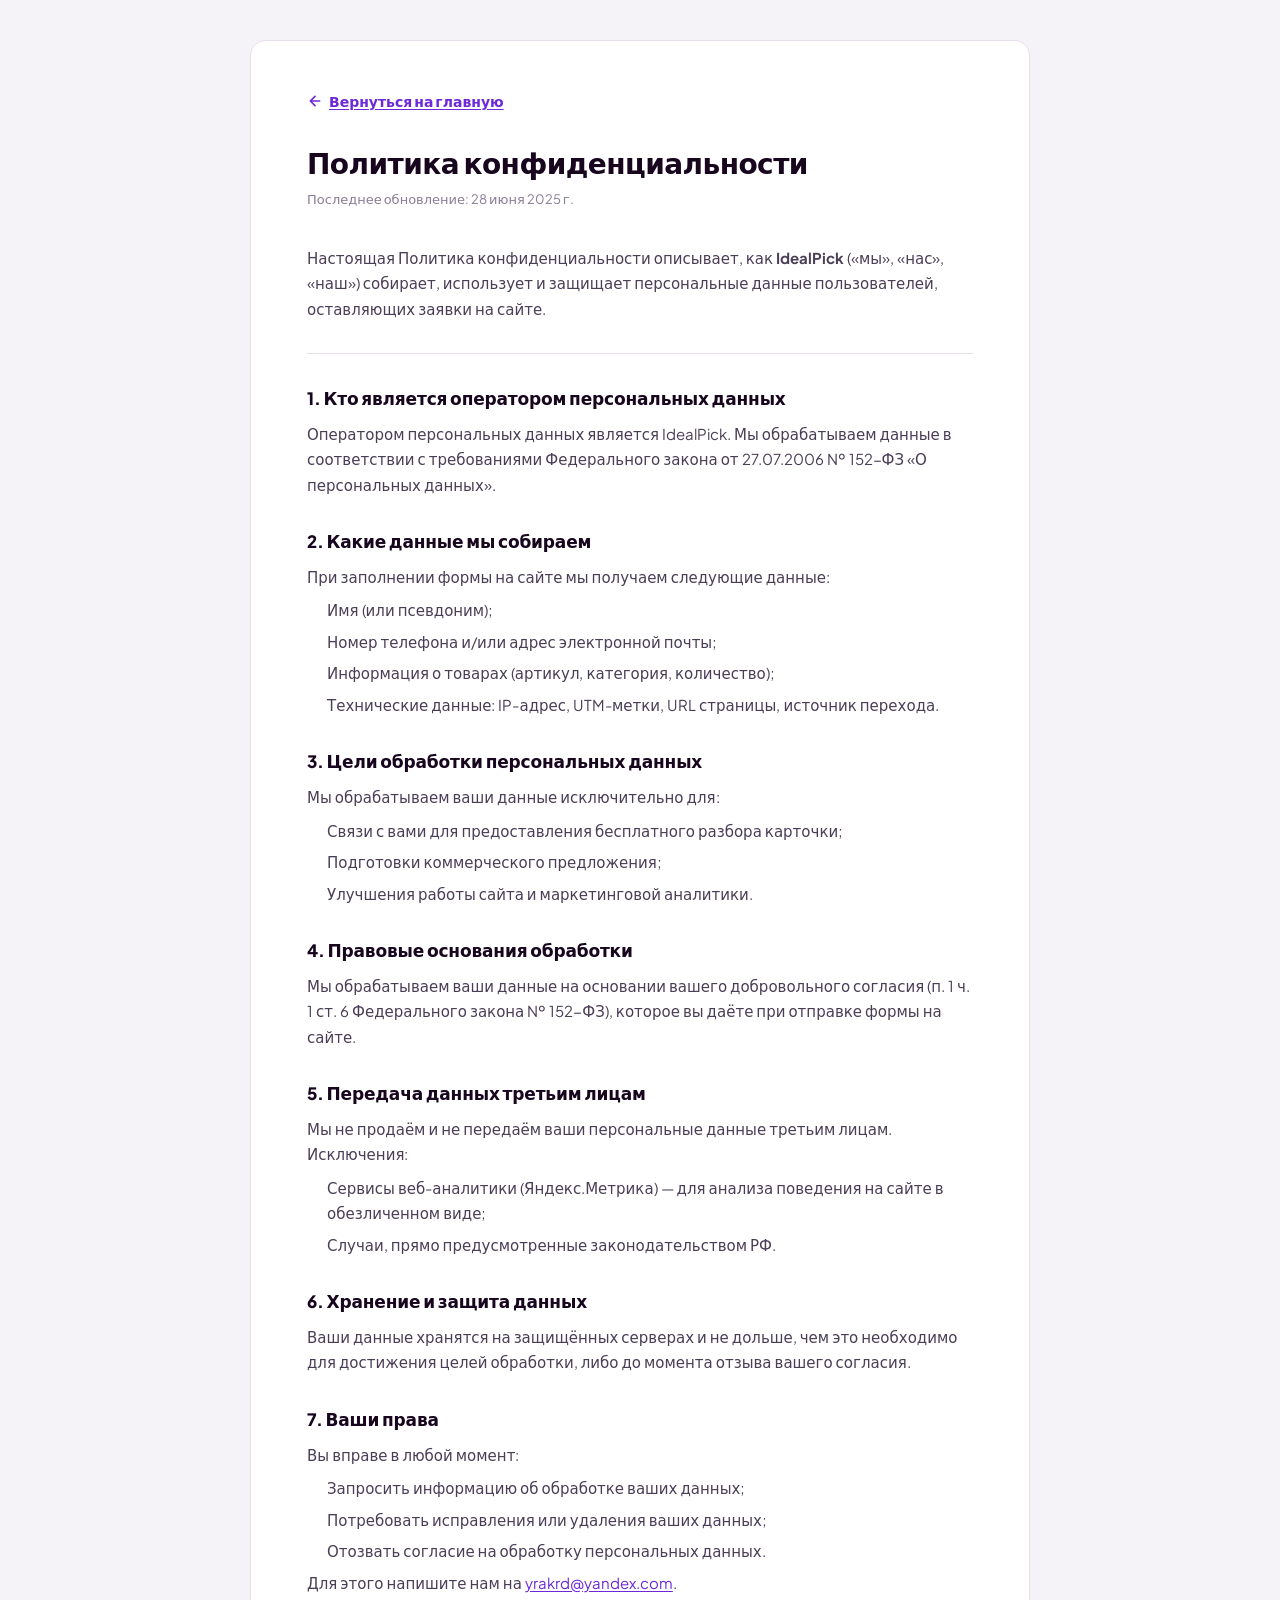
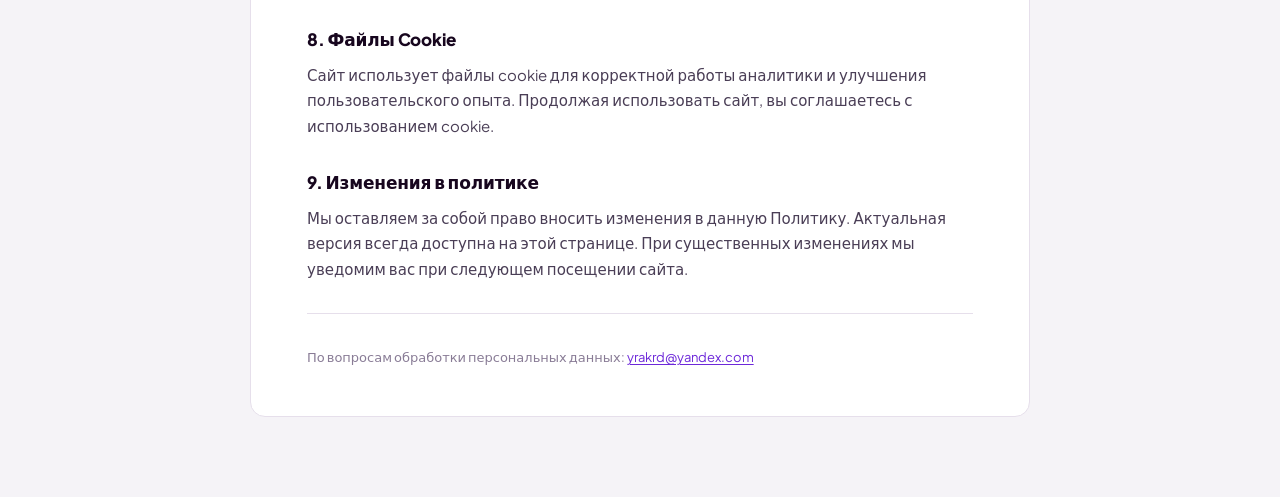
<file: privacy.html>
<!DOCTYPE html>
<html lang="ru">
<head>
    <meta charset="UTF-8">
    <meta name="viewport" content="width=device-width, initial-scale=1.0">
    <title>Политика конфиденциальности — IdealPick</title>
    <meta name="description" content="Политика обработки персональных данных сервиса IdealPick.">
    <link rel="preconnect" href="https://fonts.googleapis.com">
    <link rel="preconnect" href="https://fonts.gstatic.com" crossorigin>
    <link href="https://fonts.googleapis.com/css2?family=Outfit:wght@500;700;800;900&family=Plus+Jakarta+Sans:ital,wght@0,300..800;1,300..800&display=swap" rel="stylesheet">
    <link rel="stylesheet" href="styles.css?v=7.1">
    <link rel="icon" type="image/png" href="assets/favicon.png">
    <style>
        .privacy-page {
            min-height: 100vh;
            background: var(--bg-gray);
            padding: 40px 0 80px;
        }
        .privacy-card {
            background: var(--white);
            border: 1px solid var(--border);
            border-radius: calc(var(--radius) * 1.5);
            padding: 48px 56px;
            max-width: 780px;
            margin: 0 auto;
        }
        .privacy-back {
            display: inline-flex;
            align-items: center;
            gap: 6px;
            font-size: 14px;
            font-weight: 600;
            color: var(--purple);
            text-decoration: none;
            margin-bottom: 32px;
            transition: opacity 0.15s ease;
        }
        .privacy-back:hover { opacity: 0.7; }
        .privacy-back svg {
            width: 16px;
            height: 16px;
        }
        .privacy-card h1 {
            font-family: var(--font-display);
            font-size: 28px;
            font-weight: 800;
            color: var(--text-heading);
            margin-bottom: 6px;
            letter-spacing: -0.02em;
        }
        .privacy-date {
            font-size: 13px;
            color: var(--text-muted);
            margin-bottom: 36px;
            display: block;
        }
        .privacy-card h2 {
            font-family: var(--font-display);
            font-size: 17px;
            font-weight: 800;
            color: var(--text-heading);
            margin: 32px 0 10px;
            letter-spacing: -0.01em;
        }
        .privacy-card p, .privacy-card li {
            font-size: 15px;
            color: var(--text-body);
            line-height: 1.7;
        }
        .privacy-card ul {
            padding-left: 20px;
            margin: 8px 0 0;
        }
        .privacy-card li {
            margin-bottom: 6px;
        }
        .privacy-card a {
            color: var(--purple);
            text-decoration: underline;
            text-underline-offset: 2px;
        }
        .privacy-divider {
            height: 1px;
            background: var(--border);
            margin: 32px 0;
        }
        @media (max-width: 640px) {
            .privacy-page { padding: 20px 0 60px; }
            .privacy-card { padding: 28px 20px; border-radius: var(--radius); }
            .privacy-card h1 { font-size: 22px; }
        }
    </style>
</head>
<body>

    <div class="privacy-page">
        <div class="container">
            <div class="privacy-card">

                <a href="/" class="privacy-back">
                    <svg viewBox="0 0 24 24" fill="none" stroke="currentColor" stroke-width="2.5" stroke-linecap="round" stroke-linejoin="round"><path d="M19 12H5M12 5l-7 7 7 7"/></svg>
                    Вернуться на главную
                </a>

                <h1>Политика конфиденциальности</h1>
                <span class="privacy-date">Последнее обновление: 28 июня 2025 г.</span>

                <p>Настоящая Политика конфиденциальности описывает, как <strong>IdealPick</strong> («мы», «нас», «наш») собирает, использует и защищает персональные данные пользователей, оставляющих заявки на сайте.</p>

                <div class="privacy-divider"></div>

                <h2>1. Кто является оператором персональных данных</h2>
                <p>Оператором персональных данных является IdealPick. Мы обрабатываем данные в соответствии с требованиями Федерального закона от 27.07.2006 № 152-ФЗ «О персональных данных».</p>

                <h2>2. Какие данные мы собираем</h2>
                <p>При заполнении формы на сайте мы получаем следующие данные:</p>
                <ul>
                    <li>Имя (или псевдоним);</li>
                    <li>Номер телефона и/или адрес электронной почты;</li>
                    <li>Информация о товарах (артикул, категория, количество);</li>
                    <li>Технические данные: IP-адрес, UTM-метки, URL страницы, источник перехода.</li>
                </ul>

                <h2>3. Цели обработки персональных данных</h2>
                <p>Мы обрабатываем ваши данные исключительно для:</p>
                <ul>
                    <li>Связи с вами для предоставления бесплатного разбора карточки;</li>
                    <li>Подготовки коммерческого предложения;</li>
                    <li>Улучшения работы сайта и маркетинговой аналитики.</li>
                </ul>

                <h2>4. Правовые основания обработки</h2>
                <p>Мы обрабатываем ваши данные на основании вашего добровольного согласия (п. 1 ч. 1 ст. 6 Федерального закона № 152-ФЗ), которое вы даёте при отправке формы на сайте.</p>

                <h2>5. Передача данных третьим лицам</h2>
                <p>Мы не продаём и не передаём ваши персональные данные третьим лицам. Исключения:</p>
                <ul>
                    <li>Сервисы веб-аналитики (Яндекс.Метрика) — для анализа поведения на сайте в обезличенном виде;</li>
                    <li>Случаи, прямо предусмотренные законодательством РФ.</li>
                </ul>

                <h2>6. Хранение и защита данных</h2>
                <p>Ваши данные хранятся на защищённых серверах и не дольше, чем это необходимо для достижения целей обработки, либо до момента отзыва вашего согласия.</p>

                <h2>7. Ваши права</h2>
                <p>Вы вправе в любой момент:</p>
                <ul>
                    <li>Запросить информацию об обработке ваших данных;</li>
                    <li>Потребовать исправления или удаления ваших данных;</li>
                    <li>Отозвать согласие на обработку персональных данных.</li>
                </ul>
                <p>Для этого напишите нам на <a href="mailto:yrakrd@yandex.com">yrakrd@yandex.com</a>.</p>

                <h2>8. Файлы Cookie</h2>
                <p>Сайт использует файлы cookie для корректной работы аналитики и улучшения пользовательского опыта. Продолжая использовать сайт, вы соглашаетесь с использованием cookie.</p>

                <h2>9. Изменения в политике</h2>
                <p>Мы оставляем за собой право вносить изменения в данную Политику. Актуальная версия всегда доступна на этой странице. При существенных изменениях мы уведомим вас при следующем посещении сайта.</p>

                <div class="privacy-divider"></div>

                <p style="font-size:13px; color: var(--text-muted);">По вопросам обработки персональных данных: <a href="mailto:yrakrd@yandex.com">yrakrd@yandex.com</a></p>

            </div>
        </div>
    </div>

</body>
</html>
</file>
<file: styles.css>
/* ===== VARIABLES ===== */
:root {
  --purple: #6D28D9;
  --purple-dark: #5B21B6;
  --purple-deeper: #4C1D95;
  --purple-light: #8B5CF6;
  --purple-bg: rgba(109, 40, 217, 0.05);
  --purple-bg-strong: rgba(109, 40, 217, 0.08);

  --orange: #F59E0B;
  --orange-dark: #D97706;
  --orange-light: #FBBF24;
  --gold: #E5A93C;
  --gold-hover: #C68A27;
  --yellow: #FCD34D;
  --green: #10B981;
  --red: #EF4444;

  --white: #ffffff;
  --bg-light: #FFFFFF;
  --bg-section: #FCFAFD;
  --bg-gray: #F5F3F7;
  --bg-dark: #1a1040;
  --bg-purple-gradient: linear-gradient(135deg, #6D28D9 0%, #4C1D95 100%);
  --gold-gradient: linear-gradient(135deg, #FFE18F 0%, #E5A93C 50%, #A07018 100%);

  --text-dark: #17061E;
  --text-heading: #17061E;
  --text-body: #4A3E56;
  --text-muted: #897C96;

  --border: #E6DFEB;
  --border-purple: rgba(109, 40, 217, 0.15);
  --border-orange: rgba(229, 169, 60, 0.3);

  --radius: 10px;
  --radius-sm: 8px;
  --radius-xs: 6px;
  --radius-pill: 999px;

  --shadow-sm: 0 1px 2px rgba(23, 6, 30, 0.04), 0 4px 8px rgba(109, 40, 217, 0.02);
  --shadow-md: 0 2px 4px rgba(23, 6, 30, 0.03), 0 8px 24px rgba(109, 40, 217, 0.04), 0 2px 12px rgba(23, 6, 30, 0.02);
  --shadow-lg: 0 2px 8px rgba(23, 6, 30, 0.03), 0 16px 36px rgba(109, 40, 217, 0.06), 0 4px 16px rgba(23, 6, 30, 0.02);
  --shadow-xl: 0 4px 8px rgba(23, 6, 30, 0.02), 0 16px 32px rgba(109, 40, 217, 0.06), 0 32px 64px rgba(23, 6, 30, 0.04);
  --shadow-purple: 0 4px 8px rgba(109, 40, 217, 0.1), 0 12px 32px rgba(109, 40, 217, 0.18), 0 2px 4px rgba(109, 40, 217, 0.06);
  --shadow-orange: 0 4px 8px rgba(229, 169, 60, 0.1), 0 12px 32px rgba(229, 169, 60, 0.18);
  --shadow-card: 0 1px 3px rgba(23, 6, 30, 0.02), 0 8px 24px rgba(109, 40, 217, 0.03), 0 2px 8px rgba(23, 6, 30, 0.01);

  --ease-out: cubic-bezier(0.25, 1, 0.5, 1);
  --ease-spring: cubic-bezier(0.34, 1.56, 0.64, 1);
  --ease-smooth: cubic-bezier(0.65, 0, 0.35, 1);
  --ease-bounce: cubic-bezier(0.68, -0.55, 0.27, 1.55);
  --ease-decel: cubic-bezier(0.0, 0.0, 0.2, 1);
  --header-h: 72px;
}

/* ===== RESET ===== */
*, *::before, *::after { box-sizing: border-box; margin: 0; padding: 0; }
html { scroll-behavior: smooth; overflow-x: hidden; width: 100%; }
body {
  font-family: 'Plus Jakarta Sans', system-ui, -apple-system, sans-serif;
  background: var(--bg-light);
  color: var(--text-body);
  font-size: 18px;
  line-height: 1.45;
  overflow-x: hidden;
  width: 100%;
  -webkit-font-smoothing: antialiased;
  -moz-osx-font-smoothing: grayscale;
}

h1, h2, h3, h4, h5, h6, .logo-brand-text, .price-featured__big, .price-card__val {
  font-family: 'Outfit', system-ui, -apple-system, sans-serif;
  letter-spacing: -0.03em;
}

section { padding: 44px 24px; position: relative; }
section[id] { scroll-margin-top: var(--header-h); }
.container { max-width: 1200px; margin: 0 auto; width: 100%; }
a { text-decoration: none; color: inherit; }
button { font-family: inherit; cursor: pointer; }
ul { list-style: none; }
img { max-width: 100%; height: auto; }

/* ===== UTILITY ===== */
.text-purple { color: var(--purple); }
.text-gold { color: var(--gold); }
.text-gold-gradient {
  background: var(--gold-gradient);
  -webkit-background-clip: text;
  -webkit-text-fill-color: transparent;
  background-clip: text;
  display: inline-block;
}
.text-orange { color: var(--orange); }
.text-green { color: var(--green); }
.w-100 { width: 100%; }

/* ===== 3D ICON IMAGES ===== */
.icon-3d {
  width: 56px;
  height: 56px;
  object-fit: contain;
  flex-shrink: 0;
  transition: transform 0.35s var(--ease-spring);
}
.icon-3d:hover {
  transform: translateY(-3px) rotate(-3deg) scale(1.08);
}
.icon-3d-sm {
  width: 40px;
  height: 40px;
  object-fit: contain;
  flex-shrink: 0;
  transition: transform 0.3s var(--ease-bounce);
}
.icon-3d-sm:hover {
  transform: scale(1.12) rotate(3deg);
}
.icon-3d-lg {
  width: 72px;
  height: 72px;
  object-fit: contain;
  transition: transform 0.4s var(--ease-spring);
}
.icon-3d-lg:hover {
  transform: translateY(-4px) scale(1.06);
}

/* ===== BUTTONS ===== */
.btn {
  display: inline-flex;
  align-items: center;
  justify-content: center;
  padding: 14px 28px;
  border-radius: var(--radius-sm);
  font-weight: 700;
  font-size: 15px;
  border: none;
  cursor: pointer;
  transition: transform 0.2s var(--ease-spring), box-shadow 0.25s var(--ease-smooth), background 0.2s;
  text-align: center;
  gap: 8px;
  line-height: 1.2;
}
.btn:focus-visible {
  outline: 3px solid var(--purple-light);
  outline-offset: 2px;
}
.btn:active { transform: translateY(0) scale(0.97); }
.btn-star { width: 22px; height: 22px; object-fit: contain; flex-shrink: 0; }

.btn-primary {
  background: var(--purple);
  color: var(--white);
  box-shadow: var(--shadow-purple);
}
.btn-primary:hover {
  background: var(--purple-dark);
  transform: translateY(-3px) scale(1.02);
  box-shadow: 0 16px 32px rgba(109, 40, 217, 0.35), 0 4px 12px rgba(109, 40, 217, 0.2);
}

.btn-purple {
  background: var(--purple);
  color: var(--white);
  box-shadow: var(--shadow-purple);
}
.btn-purple:hover {
  background: var(--purple-dark);
  transform: translateY(-3px) scale(1.02);
  box-shadow: 0 16px 32px rgba(109, 40, 217, 0.35), 0 4px 12px rgba(109, 40, 217, 0.2);
}

.btn-gold {
  background: var(--gold-gradient);
  color: var(--white);
  font-weight: 800;
  box-shadow: var(--shadow-orange);
}
.btn-gold:hover {
  background: linear-gradient(135deg, #FFE18F 0%, #E5A93C 100%);
  transform: translateY(-3px) scale(1.02);
  box-shadow: 0 16px 32px rgba(229, 169, 60, 0.35), 0 4px 12px rgba(229, 169, 60, 0.2);
}

.btn-outline-purple {
  background: transparent;
  border: 2px solid var(--purple);
  color: var(--purple);
}
.btn-outline-purple:hover {
  background: var(--purple);
  color: var(--white);
  transform: translateY(-2px);
}
.btn-outline-purple:focus-visible { outline-color: var(--purple); }

.btn-outline-white {
  background: rgba(255,255,255,0.12);
  border: 1px solid rgba(255,255,255,0.3);
  color: var(--white);
}
.btn-outline-white:hover {
  background: rgba(255,255,255,0.2);
  border-color: rgba(255,255,255,0.5);
  transform: translateY(-2px);
}

.btn-white-solid {
  background: var(--white);
  color: var(--purple);
  font-weight: 800;
}
.btn-white-solid:hover {
  transform: translateY(-2px);
  box-shadow: 0 8px 20px rgba(0,0,0,0.15);
}

/* ===== HEADER (LIGHT) ===== */
.header {
  position: fixed;
  top: 0; left: 0; right: 0;
  height: var(--header-h);
  background: rgba(255, 255, 255, 0.95);
  backdrop-filter: blur(12px);
  -webkit-backdrop-filter: blur(12px);
  border-bottom: 1px solid var(--border);
  z-index: 100;
  display: flex;
  align-items: center;
  justify-content: space-between;
  padding: 0 24px;
  transition: height 0.35s var(--ease-decel), box-shadow 0.35s var(--ease-decel), background 0.35s;
}
.header.header--shrink {
  height: 56px;
  box-shadow: 0 2px 16px rgba(23, 6, 30, 0.06), 0 1px 3px rgba(109, 40, 217, 0.04);
  background: rgba(255, 255, 255, 0.98);
}
.header.header--shrink .logo-icon-img {
  width: 28px;
  height: 28px;
}
.header.header--shrink .logo-brand-text {
  font-size: 17px;
}
.header.header--shrink .logo-subtitle {
  font-size: 0;
  opacity: 0;
  height: 0;
  margin: 0;
}

.logo { display: flex; align-items: center; gap: 10px; }
.logo-icon-img { width: 36px; height: 36px; object-fit: contain; transition: width 0.3s var(--ease-decel), height 0.3s var(--ease-decel); }
.logo-text-wrap { display: flex; flex-direction: column; }
.logo-brand-text {
  font-size: 20px;
  font-weight: 800;
  color: var(--text-heading);
  letter-spacing: -0.03em;
  line-height: 1.1;
  transition: font-size 0.3s var(--ease-decel);
}
.logo-purple { color: var(--purple); }
.logo-i {
  position: relative;
  display: inline-block;
}
.logo-i::after {
  content: '';
  position: absolute;
  top: 0.05em;
  left: 50%;
  transform: translateX(-50%);
  width: 0.22em;
  height: 0.22em;
  border-radius: 50%;
  background: var(--gold);
}
.logo-i--purple::after {
  background: var(--purple);
}
.logo-subtitle {
  font-size: 10px;
  color: var(--text-muted);
  font-weight: 500;
  letter-spacing: -0.01em;
  transition: font-size 0.3s var(--ease-decel), opacity 0.3s var(--ease-decel), height 0.3s var(--ease-decel);
  overflow: hidden;
}

.nav { display: flex; align-items: center; gap: 24px; }
.nav a {
  font-size: 14px;
  font-weight: 500;
  color: var(--text-body);
  transition: color 0.2s;
  position: relative;
  padding-bottom: 2px;
}
.nav a::after {
  content: '';
  position: absolute;
  bottom: -2px;
  left: 50%;
  width: 0;
  height: 2px;
  background: var(--purple);
  border-radius: 1px;
  transition: width 0.25s var(--ease-out), left 0.25s var(--ease-out);
}
.nav a:hover::after,
.nav a.nav-active::after {
  width: 100%;
  left: 0;
}
.nav a:hover { color: var(--purple); }
.nav a.nav-active { color: var(--purple); font-weight: 700; }
.nav a:focus-visible { outline: 2px solid var(--purple); outline-offset: 4px; border-radius: 4px; }

.header-cta {
  display: inline-flex;
  align-items: center;
  justify-content: center;
  padding: 10px 18px;
  border-radius: var(--radius-sm);
  background: var(--purple);
  color: var(--white);
  font-weight: 700;
  font-size: 13px;
  box-shadow: var(--shadow-purple);
  transition: transform 0.2s, background 0.2s;
  gap: 6px;
}
.header-cta:hover { background: var(--purple-dark); transform: translateY(-1px); }

/* Burger (hidden on desktop) */
.burger { display: none; background: none; border: 0; width: 28px; height: 22px; position: relative; z-index: 101; }
.burger span {
  display: block;
  width: 100%;
  height: 2px;
  background: var(--text-heading);
  border-radius: 2px;
  transition: transform 0.2s, opacity 0.2s;
}
.burger span:nth-child(2) { margin: 6px 0; }

/* Header Dark Variant */
.header--dark {
  background: rgba(25, 20, 44, 0.95);
  border-bottom-color: rgba(255, 255, 255, 0.1);
}
.header--dark .logo-brand-text { color: var(--white); }
.header--dark .logo-subtitle { color: rgba(255, 255, 255, 0.6); }
.header--dark .nav a { color: rgba(255, 255, 255, 0.85); }
.header--dark .nav a:hover { color: var(--purple-light); }
.header--dark .burger span { background: var(--white); }

/* ===== HERO (DARK/LIGHT THEMES) ===== */
.hero {
  padding: 100px 24px 64px;
  background: var(--bg-light);
  color: var(--text-heading);
  overflow: hidden;
}
.hero--dark {
  background: var(--bg-dark); /* Dark purple/black from reference */
  color: var(--white);
  position: relative;
  overflow: visible;
  z-index: 1;
}
.hero--dark::before {
  content: '';
  position: absolute;
  top: 0; left: 0; right: 0; bottom: 0;
  background: radial-gradient(circle at 30% 50%, rgba(109, 40, 217, 0.14) 0%, transparent 60%),
              radial-gradient(circle at 80% 80%, rgba(229, 169, 60, 0.08) 0%, transparent 50%),
              radial-gradient(ellipse at 50% 0%, rgba(139, 92, 246, 0.06) 0%, transparent 40%);
  pointer-events: none;
  z-index: -1;
  transition: transform 0.5s var(--ease-decel);
}

.hero-3col {
  display: grid;
  grid-template-columns: 1.08fr 0.92fr 390px;
  gap: 34px;
  align-items: center;
  max-width: 1440px;
}

@media (max-width: 1100px) {
  .hero-3col { grid-template-columns: 1fr 1fr; gap: 32px; }
  .hero-top { grid-column: 1 / -1; margin-bottom: 32px; }
}

@media (max-width: 768px) {
  .hero-3col { grid-template-columns: 1fr; }
}

.hero-top {
  margin-bottom: 0;
}
.hero-top h1 {
  font-size: clamp(32px, 4vw, 54px);
  font-weight: 900;
  line-height: 1.0;
  margin-bottom: 18px;
  letter-spacing: -0.02em;
  color: var(--text-heading);
}
.hero--dark .hero-top h1 { color: var(--white); }

.hero-desc {
  font-size: 18px;
  color: var(--text-body);
  line-height: 1.5;
  margin-bottom: 32px;
  max-width: 620px;
}
.hero--dark .hero-desc { color: rgba(255, 255, 255, 0.85); }

/* Hero benefits grid */
.hero-benefits-grid {
  display: grid;
  grid-template-columns: 1fr 1fr;
  gap: 16px;
  margin-bottom: 24px;
  max-width: 560px;
}
.hero-benefit-item {
  display: flex;
  align-items: center;
  gap: 12px;
  font-size: 13px;
  font-weight: 600;
  color: var(--text-heading);
}
.hero--dark .hero-benefit-item { color: var(--white); }
.hero-benefit-item .icon-3d-sm {
  width: 36px;
  height: 36px;
}

.hero-disclaimer {
  font-size: 12px;
  color: var(--text-muted);
  margin-bottom: 32px;
  font-style: italic;
}
.hero--dark .hero-disclaimer { color: rgba(255, 255, 255, 0.5); }

.hero-media {
  display: flex;
  flex-direction: column;
  align-items: center;
}

/* Static ДО/ПОСЛЕ Split Preview */
.hero-split-preview {
  display: flex;
  align-items: center;
  gap: 12px;
  margin: 0 auto 24px auto;
  max-width: 420px;
  width: 100%;
}
.hero-split-col {
  flex: 1;
  display: flex;
  flex-direction: column;
  align-items: center;
  gap: 8px;
}
.hero-split-heading {
  display: none;
}
/* Badge overlay on card */
.hero-split-card {
  position: relative;
}
.hero-split-badge {
  display: inline-block;
  font-size: 11px;
  font-weight: 900;
  text-transform: uppercase;
  letter-spacing: 0.08em;
  padding: 5px 14px;
  border-radius: 20px;
  pointer-events: none;
  align-self: center;
}
.hero-split-badge--before {
  background: #EF4444;
  color: #fff;
  box-shadow: 0 2px 8px rgba(239, 68, 68, 0.4);
}
.hero-split-badge--after {
  background: #10B981;
  color: #fff;
  box-shadow: 0 2px 8px rgba(16, 185, 129, 0.4);
}
.hero-split-card {
  background: rgba(255, 255, 255, 0.95);
  border: 1px solid rgba(255, 255, 255, 0.2);
  border-radius: 16px;
  padding: 10px;
  width: 100%;
  position: relative;
  transition: transform 0.4s var(--ease-spring), box-shadow 0.4s var(--ease-out);
}
.hero-split-card:hover {
  transform: translateY(-6px) scale(1.02);
  box-shadow: 0 8px 16px rgba(109, 40, 217, 0.12), 0 20px 40px rgba(109, 40, 217, 0.15);
}
.hero-split-card img {
  width: 100%;
  border-radius: 12px;
  display: block;
  object-fit: contain;
}
.hero-split-card--after {
  border-color: rgba(109, 40, 217, 0.4);
  background: linear-gradient(135deg, rgba(109, 40, 217, 0.15) 0%, rgba(139, 92, 246, 0.25) 100%);
  background-color: rgba(255, 255, 255, 0.95);
  box-shadow: 0 4px 12px rgba(109, 40, 217, 0.1), 0 0 40px rgba(109, 40, 217, 0.06);
}
.hero-split-col:first-child {
  flex: 0.8;
  transform: scale(0.92);
  opacity: 0.85;
}
.hero-split-col:last-child {
  flex: 1.2;
}
.hero-split-rating {
  display: flex;
  flex-direction: column;
  align-items: center;
  gap: 2px;
  margin-top: 8px;
  padding: 6px 10px;
  background: rgba(0, 0, 0, 0.04);
  border-radius: 8px;
  font-size: 11px;
}
.hero-split-rating .rating-stars {
  font-weight: 700;
  color: #F59E0B;
  font-size: 13px;
}
.hero-split-rating .rating-count {
  color: #6B7280;
  font-size: 10px;
  font-weight: 500;
}
.hero-split-rating--after {
  background: rgba(109, 40, 217, 0.06);
}
.hero-split-chevron {
  flex-shrink: 0;
  width: 28px;
  height: 28px;
  display: flex;
  align-items: center;
  justify-content: center;
  color: rgba(255, 255, 255, 0.4);
  margin-top: 20px;
}
.hero-split-chevron i {
  width: 20px;
  height: 20px;
}
@media (max-width: 480px) {
  .hero-split-preview { gap: 8px; max-width: 320px; }
  .hero-split-card { padding: 6px; }
}
/* Draggable Before/After Slider */
.before-after-slider {
  position: relative;
  width: 100%;
  max-width: 480px;
  aspect-ratio: 4 / 5;
  border-radius: var(--radius);
  overflow: hidden;
  box-shadow: var(--shadow-xl);
  border: 1px solid var(--border);
  user-select: none;
  margin: 0 auto 32px auto;
}

.slider-layer {
  position: absolute;
  top: 0;
  left: 0;
  width: 100%;
  height: 100%;
  overflow: hidden;
}

.slider-layer img {
  width: 100%;
  height: 100%;
  object-fit: cover;
  display: block;
  pointer-events: none;
}

.slider-layer--before {
  z-index: 1;
}

.slider-layer--after {
  z-index: 2;
  clip-path: inset(0 0 0 var(--slide-percent, 50%));
}

.split-label {
  position: absolute;
  top: 16px;
  font-size: 11px;
  font-weight: 900;
  text-transform: uppercase;
  padding: 4px 10px;
  border-radius: var(--radius-pill);
  z-index: 3;
  letter-spacing: 0.05em;
  box-shadow: 0 2px 6px rgba(0,0,0,0.15);
  pointer-events: none;
}
.slider-layer--before .split-label {
  left: 16px;
  background: var(--red);
  color: white;
}
.slider-layer--after .split-label {
  right: 16px;
  background: var(--green);
  color: white;
}

.split-rating {
  position: absolute;
  bottom: 16px;
  background: rgba(255, 255, 255, 0.92);
  padding: 6px 12px;
  border-radius: var(--radius-xs);
  display: flex;
  flex-direction: column;
  align-items: center;
  gap: 2px;
  font-size: 11px;
  box-shadow: 0 4px 12px rgba(0,0,0,0.1);
  z-index: 3;
  pointer-events: none;
  backdrop-filter: blur(4px);
  -webkit-backdrop-filter: blur(4px);
}
.slider-layer--before .split-rating {
  left: 16px;
  color: var(--text-dark);
}
.slider-layer--after .split-rating {
  right: 16px;
  color: var(--text-dark);
  border: 1px solid rgba(16, 185, 129, 0.2);
}
.rating-stars {
  font-weight: 700;
  color: #FBBF24;
}
.rating-count {
  color: var(--text-muted);
  font-size: 9px;
  font-weight: 500;
}

.slider-handle {
  position: absolute;
  top: 0;
  bottom: 0;
  left: var(--slide-percent, 50%);
  width: 40px;
  z-index: 10;
  cursor: ew-resize;
  transform: translateX(-50%);
  display: flex;
  align-items: center;
  justify-content: center;
}

.slider-handle-line {
  position: absolute;
  top: 0;
  bottom: 0;
  left: 50%;
  width: 2px;
  background: var(--white);
  box-shadow: 0 0 8px rgba(0,0,0,0.4);
  transform: translateX(-50%);
}

.slider-handle-button {
  width: 40px;
  height: 40px;
  border-radius: 50%;
  background: var(--white);
  border: 2px solid var(--purple);
  color: var(--purple);
  display: flex;
  align-items: center;
  justify-content: center;
  box-shadow: 0 4px 12px rgba(0,0,0,0.2), 0 0 0 4px rgba(109, 40, 217, 0.15);
  transition: transform 0.2s var(--ease-spring), background 0.2s, color 0.2s, box-shadow 0.2s;
  z-index: 11;
}

.slider-handle:hover .slider-handle-button,
.slider-handle:focus-visible .slider-handle-button {
  transform: scale(1.1);
  background: var(--purple);
  color: var(--white);
  box-shadow: 0 6px 16px rgba(109, 40, 217, 0.3), 0 0 0 6px rgba(109, 40, 217, 0.25);
  outline: none;
}
.slider-handle:active .slider-handle-button {
  transform: scale(0.95);
}

/* Conversion chart */
.hero-chart-container {
  position: relative;
  display: flex;
  align-items: center;
  gap: 12px;
  background: var(--purple-bg);
  border: 1px solid var(--border-purple);
  border-radius: 12px;
  padding: 12px 20px;
  max-width: 340px;
  margin: 0 auto;
  overflow: hidden;
  transition: transform 0.3s var(--ease-smooth), box-shadow 0.3s;
}
.hero-chart-container:hover {
  transform: translateY(-2px);
  box-shadow: 0 4px 16px rgba(109, 40, 217, 0.1);
}
.chart-glow {
  position: absolute;
  top: -50%; left: -20%;
  width: 140%; height: 200%;
  background: radial-gradient(circle, rgba(109, 40, 217, 0.06) 0%, transparent 70%);
  pointer-events: none;
}
.chart-svg { width: 100px; height: 30px; filter: drop-shadow(0 2px 6px rgba(217,31,139,0.3)); }
.chart-label { font-size: 14px; font-weight: 800; color: var(--purple); }

/* Hero form card */
.hero-form-card {
  background: var(--white);
  border-radius: var(--radius);
  padding: 32px;
  box-shadow: var(--shadow-xl);
  color: var(--text-heading);
  border: 1px solid var(--border);
  width: 100%;
  transition: box-shadow 0.4s var(--ease-out), transform 0.4s var(--ease-out);
}
.hero-form-card:hover {
  box-shadow: 0 8px 16px rgba(109, 40, 217, 0.06), 0 24px 48px rgba(109, 40, 217, 0.1), 0 40px 80px rgba(23, 6, 30, 0.05);
  transform: translateY(-2px);
}
.hero-form-card h3 {
  font-size: 20px;
  font-weight: 800;
  margin-bottom: 24px;
  text-align: center;
  color: var(--text-heading);
}
.form-group { margin-bottom: 16px; }
.form-group input,
.form-group textarea {
  width: 100%;
  padding: 14px 18px;
  border-radius: var(--radius-xs);
  border: 1px solid var(--border);
  font-size: 15px;
  font-family: inherit;
  color: var(--text-heading);
  background: var(--bg-gray);
  transition: border-color 0.2s, box-shadow 0.2s;
}
.form-group input:focus,
.form-group textarea:focus {
  outline: none;
  border-color: var(--purple);
  box-shadow: 0 0 0 4px rgba(109, 40, 217, 0.12), 0 0 16px rgba(109, 40, 217, 0.05);
  background: var(--white);
}

.form-selector-group { margin-bottom: 24px; }
.form-selector-group label {
  display: block;
  font-size: 13px;
  font-weight: 600;
  color: var(--text-body);
  margin-bottom: 8px;
}
.selector-options { display: grid; grid-template-columns: repeat(4, 1fr); gap: 8px; }
.selector-btn {
  padding: 10px 0;
  font-size: 12px;
  font-weight: 700;
  border-radius: var(--radius-xs);
  border: 1px solid var(--border);
  background: var(--bg-gray);
  color: var(--text-body);
  transition: border-color 0.2s, background 0.2s, color 0.2s;
  text-align: center;
}
.selector-btn:hover { border-color: var(--purple); color: var(--purple); }
.selector-btn.active {
  background: var(--purple);
  border-color: var(--purple);
  color: var(--white);
}

.form-privacy {
  display: flex;
  align-items: start;
  gap: 6px;
  font-size: 11px;
  color: var(--text-muted);
  margin-top: 16px;
  line-height: 1.4;
}
.form-privacy a { text-decoration: underline; color: var(--text-body); }
.form-privacy a:hover { color: var(--purple); }
.icon-lock { width: 14px; height: 14px; flex-shrink: 0; color: var(--text-muted); margin-top: 1px; }

/* ===== SECTION TITLES ===== */
section h2 {
  font-size: clamp(26px, 3vw, 38px);
  font-weight: 900;
  letter-spacing: -0.02em;
  margin-bottom: 18px;
  text-align: center;
  line-height: 1.12;
  color: var(--text-heading);
}

/* ===== WHAT YOU GET (AUDIT SECTION WITH SANDBOX) ===== */
.what-you-get { background: var(--bg-section); border-bottom: 1px solid var(--border); }

.audit-section-split {
  display: grid;
  grid-template-columns: 1.1fr 0.9fr;
  gap: 40px;
  align-items: center;
  margin-top: 32px;
}

.audit-results-list {
  display: flex;
  flex-direction: column;
  gap: 20px;
}

/* Horizontal 4-column grid for "Что вы получите" */
.get-grid-horizontal {
  display: grid;
  grid-template-columns: repeat(4, 1fr);
  gap: 18px;
  margin-top: 8px;
}
.get-card-h {
  background: var(--white);
  border: 1px solid var(--border);
  border-radius: var(--radius);
  padding: 24px;
  display: flex;
  flex-direction: column;
  align-items: flex-start;
  gap: 10px;
  box-shadow: var(--shadow-card);
  transition: transform 0.35s var(--ease-spring), box-shadow 0.35s var(--ease-out), border-color 0.25s;
}
.get-card-h:hover {
  transform: translateY(-5px) scale(1.01);
  box-shadow: var(--shadow-lg);
  border-color: var(--border-purple);
}
.get-card-h .icon-3d {
  width: 48px;
  height: 48px;
  object-fit: contain;
}
.get-card-h h4 {
  font-size: 15px;
  font-weight: 800;
  color: var(--text-heading);
  line-height: 1.3;
}
.get-card-h p {
  font-size: 13px;
  color: var(--text-body);
  line-height: 1.6;
  margin: 0;
}
@media (max-width: 900px) {
  .get-grid-horizontal { grid-template-columns: repeat(2, 1fr); }
}
@media (max-width: 500px) {
  .get-grid-horizontal { grid-template-columns: 1fr; }
}

.get-card-vertical {
  display: flex;
  gap: 20px;
  background: var(--white);
  border: 1px solid var(--border);
  border-radius: var(--radius);
  padding: 22px 24px;
  box-shadow: var(--shadow-card);
  transition: transform 0.25s var(--ease-smooth), box-shadow 0.25s, border-color 0.2s;
  cursor: default;
  align-items: flex-start;
}

.get-card-vertical:hover {
  transform: translateY(-2px);
  box-shadow: var(--shadow-lg);
  border-color: var(--border-purple);
}

.get-card-vertical h4 {
  font-size: 16px;
  font-weight: 800;
  color: var(--text-heading);
  margin-bottom: 4px;
}

.get-card-vertical p {
  font-size: 13px;
  color: var(--text-body);
  line-height: 1.6;
}

/* Audit Sandbox (Phone Simulator) */
.audit-sandbox {
  width: 100%;
  max-width: 400px;
  margin: 0 auto;
}

.sandbox-phone-frame {
  background: #0D0314;
  border-radius: 40px;
  padding: 12px;
  box-shadow: 0 24px 50px rgba(23,6,30,0.18), 0 4px 16px rgba(109, 40, 217, 0.05);
  border: 3px solid #291E30;
  position: relative;
}

.phone-screen {
  background: var(--bg-gray);
  border-radius: 32px;
  overflow: hidden;
  height: 520px;
  display: flex;
  flex-direction: column;
  position: relative;
  font-size: 12px;
  color: var(--text-dark);
  box-shadow: inset 0 0 10px rgba(0, 0, 0, 0.5);
}

.sandbox-screen {
  display: none;
  flex-direction: column;
  height: 100%;
  position: absolute;
  top: 0;
  left: 0;
  width: 100%;
  background: var(--bg-gray);
  z-index: 1;
}

.sandbox-screen.active {
  display: flex;
  z-index: 2;
}

.sandbox-screen-header {
  display: flex;
  justify-content: space-between;
  padding: 12px 20px 6px 20px;
  font-size: 10px;
  font-weight: 700;
  color: var(--text-muted);
  pointer-events: none;
  z-index: 5;
  background: transparent;
}

.phone-icons {
  display: flex;
  gap: 6px;
  align-items: center;
}
.phone-icons i {
  width: 12px;
  height: 12px;
  stroke-width: 2.5px;
}

.sandbox-screen-body {
  display: flex;
  flex-direction: column;
  justify-content: center;
  align-items: center;
  padding: 20px 24px 32px 24px;
  flex-grow: 1;
  text-align: center;
}

.sandbox-logo-wrap {
  display: flex;
  align-items: center;
  gap: 6px;
  margin-bottom: 20px;
}

.sandbox-logo-icon {
  width: 22px;
  height: 22px;
  object-fit: contain;
}

.sandbox-logo-text {
  font-weight: 800;
  font-size: 14px;
  color: var(--text-heading);
  display: flex;
  align-items: center;
  gap: 6px;
}

.sandbox-screen-body h3 {
  font-size: 16px;
  font-weight: 900;
  margin-bottom: 12px;
  line-height: 1.35;
  color: var(--text-heading);
}

.sandbox-intro-text {
  font-size: 12px;
  color: var(--text-body);
  margin-bottom: 20px;
  line-height: 1.5;
}

.sandbox-input-group {
  width: 100%;
  display: flex;
  flex-direction: column;
  gap: 10px;
  margin-bottom: 12px;
}

#sandbox-sku-input {
  width: 100%;
  padding: 10px 14px;
  border-radius: var(--radius-xs);
  border: 1px solid var(--border);
  font-size: 13px;
  text-align: center;
  font-weight: 700;
  color: var(--text-dark);
  background: var(--white);
  transition: border-color 0.2s, box-shadow 0.2s;
}

#sandbox-sku-input:focus {
  outline: none;
  border-color: var(--purple);
  box-shadow: 0 0 0 3px var(--purple-bg-strong);
}

.sandbox-demo-link {
  background: none;
  border: none;
  color: var(--purple);
  font-weight: 800;
  font-size: 11px;
  text-decoration: underline;
  cursor: pointer;
  transition: color 0.2s;
  padding: 4px;
}
.sandbox-demo-link:hover {
  color: var(--purple-dark);
}

/* Loading Screen */
.sandbox-loading-body {
  display: flex;
  flex-direction: column;
  align-items: center;
  justify-content: center;
  padding: 32px 24px;
  flex-grow: 1;
  text-align: center;
}

.spinner {
  width: 40px;
  height: 40px;
  border: 3px solid var(--border);
  border-top-color: var(--purple);
  border-radius: 50%;
  animation: spin 0.8s linear infinite;
  margin-bottom: 20px;
}

@keyframes spin {
  to { transform: rotate(360deg); }
}

.loading-progress-bar {
  width: 180px;
  height: 6px;
  background: var(--border);
  border-radius: var(--radius-pill);
  overflow: hidden;
  margin: 16px 0 8px 0;
}

.loading-progress-fill {
  width: 0%;
  height: 100%;
  background: var(--purple);
  border-radius: var(--radius-pill);
}

.sandbox-loading-note {
  font-size: 10px;
  color: var(--text-muted);
}

/* Result Screen */
.sandbox-result-header {
  display: flex;
  align-items: center;
  justify-content: space-between;
  padding: 8px 16px;
  border-bottom: 1px solid var(--border);
  font-weight: 700;
  background: var(--white);
  font-size: 11px;
  height: 40px;
}

.sandbox-back-btn {
  background: transparent;
  border: none;
  color: var(--text-body);
  display: inline-flex;
  align-items: center;
  gap: 4px;
  font-weight: 700;
  font-size: 10px;
  padding: 4px 8px;
  border-radius: var(--radius-xs);
  transition: background 0.2s, color 0.2s;
  cursor: pointer;
}
.sandbox-back-btn:hover {
  background: var(--bg-gray);
  color: var(--text-dark);
}
.sandbox-back-btn i {
  width: 12px;
  height: 12px;
  stroke-width: 2.5px;
}

.sandbox-sku-badge {
  background: var(--bg-gray);
  padding: 2px 6px;
  border-radius: 4px;
  font-size: 9px;
  color: var(--text-muted);
  border: 1px solid var(--border);
}

.sandbox-result-body {
  padding: 10px;
  display: flex;
  flex-direction: column;
  gap: 10px;
  overflow-y: auto;
  flex-grow: 1;
}

.sandbox-product-card {
  background: var(--white);
  border: 1px solid var(--border);
  border-radius: var(--radius-sm);
  overflow: hidden;
  display: flex;
  flex-direction: column;
  flex-shrink: 0;
}

.sandbox-product-img-wrap {
  position: relative;
  width: 100%;
  aspect-ratio: 4 / 5;
  background: var(--bg-gray);
}
.sandbox-product-img-wrap img {
  width: 100%;
  height: 100%;
  object-fit: cover;
}

.sandbox-product-info {
  padding: 8px 12px;
  display: flex;
  flex-direction: column;
  gap: 2px;
}
.sandbox-product-info h4 {
  font-size: 12px;
  font-weight: 700;
  color: var(--text-heading);
}
.sandbox-rating-row {
  display: flex;
  gap: 4px;
  align-items: center;
  font-size: 10px;
  color: var(--text-muted);
}
.sandbox-price-row {
  display: flex;
  gap: 6px;
  align-items: center;
  font-size: 12px;
  font-weight: 800;
}
.sandbox-price-new { color: var(--purple); }
.sandbox-price-old {
  color: var(--text-muted);
  text-decoration: line-through;
  font-size: 10px;
  font-weight: 500;
}

/* Hotspots */
.hotspot {
  position: absolute;
  width: 26px;
  height: 26px;
  border-radius: 50%;
  background: var(--purple);
  color: var(--white);
  border: 2px solid var(--white);
  display: flex;
  align-items: center;
  justify-content: center;
  font-size: 11px;
  font-weight: 900;
  cursor: pointer;
  box-shadow: 0 4px 8px rgba(0,0,0,0.3);
  z-index: 10;
  transition: transform 0.2s var(--ease-spring), background 0.2s, box-shadow 0.2s;
  padding: 0;
}

.hotspot:hover, .hotspot:focus-visible, .hotspot.active {
  transform: scale(1.15);
  background: var(--purple-dark);
  box-shadow: 0 0 0 4px rgba(109, 40, 217, 0.35), 0 4px 10px rgba(0,0,0,0.3);
  outline: none;
}

.hotspot-pulse {
  position: absolute;
  top: -2px;
  left: -2px;
  right: -2px;
  bottom: -2px;
  border-radius: 50%;
  border: 1.5px solid var(--purple);
  animation: pulse 2s infinite;
  pointer-events: none;
}

@keyframes pulse {
  0% { transform: scale(1); opacity: 1; }
  100% { transform: scale(1.6); opacity: 0; }
}

.hotspot-photo {
  top: 38%;
  left: 48%;
}

.hotspot-title {
  top: 14%;
  left: 18%;
}

.hotspot-details {
  top: 72%;
  left: 76%;
}

/* Info container */
.sandbox-hotspot-info-container {
  background: var(--white);
  border: 1px solid var(--border);
  border-radius: var(--radius-sm);
  padding: 10px 12px;
  min-height: 80px;
  display: flex;
  flex-direction: column;
  justify-content: center;
  position: relative;
  flex-shrink: 0;
}

.sandbox-hotspot-placeholder {
  display: flex;
  flex-direction: column;
  align-items: center;
  gap: 4px;
  text-align: center;
  color: var(--text-muted);
  font-size: 10px;
  font-weight: 600;
  pointer-events: none;
}
.sandbox-hotspot-placeholder i {
  width: 18px;
  height: 18px;
  color: var(--purple);
  opacity: 0.8;
}

.sandbox-info-panel {
  display: none;
  flex-direction: column;
  gap: 4px;
}

.sandbox-info-panel.active {
  display: flex;
}

.info-panel-title {
  display: flex;
  align-items: center;
  gap: 6px;
  border-bottom: 1px solid var(--border);
  padding-bottom: 4px;
  margin-bottom: 2px;
}

.badge-error {
  background: rgba(239, 68, 68, 0.1);
  color: var(--red);
  font-size: 8px;
  font-weight: 800;
  padding: 2px 5px;
  border-radius: 3px;
  text-transform: uppercase;
}

.info-panel-title h5 {
  font-size: 11px;
  font-weight: 800;
  color: var(--text-heading);
}

.info-panel-content p {
  font-size: 10px;
  line-height: 1.4;
  margin-bottom: 2px;
}
.info-panel-content p:last-child {
  margin-bottom: 0;
}

.text-danger {
  color: var(--red);
  font-weight: 600;
}

.text-success {
  color: #059669;
  font-weight: 600;
}

/* Score card */
.sandbox-score-card {
  background: var(--white);
  border: 1px solid var(--border);
  border-radius: var(--radius-sm);
  padding: 10px;
  display: flex;
  flex-direction: column;
  gap: 8px;
  box-shadow: 0 4px 10px rgba(23,6,30,0.02);
  flex-shrink: 0;
}

.sandbox-score-text {
  display: flex;
  justify-content: space-between;
  align-items: center;
  font-size: 11px;
  font-weight: 700;
}
.sandbox-score-text strong {
  font-size: 13px;
  font-weight: 900;
}

.phone-screen * {
  scrollbar-width: none;
}
.phone-screen *::-webkit-scrollbar {
  display: none;
}

/* ===== SERVICES ===== */
.services { background: var(--white); border-bottom: 1px solid var(--border); }
.services-grid {
  display: grid;
  grid-template-columns: repeat(5, 1fr);
  gap: 14px;
}
.service-card {
  background: var(--bg-gray);
  border: 1px solid var(--border);
  border-radius: var(--radius);
  padding: 18px 14px;
  display: flex;
  flex-direction: column;
  align-items: flex-start;
  text-align: left;
  transition: transform 0.4s var(--ease-spring), box-shadow 0.4s var(--ease-out), border-color 0.3s, background 0.3s;
  height: 100%;
}
.service-card:hover {
  transform: translateY(-4px) scale(1.01);
  box-shadow: 0 4px 8px rgba(109, 40, 217, 0.04), 0 16px 40px rgba(109, 40, 217, 0.08), 0 32px 64px rgba(23, 6, 30, 0.04);
  border-color: var(--purple-light);
  background: var(--white);
  z-index: 2;
}
.service-card .icon-3d {
  width: 56px;
  height: 56px;
  margin-bottom: 14px;
}
.service-card h3 {
  font-size: 16px;
  font-weight: 800;
  color: var(--text-heading);
  margin-bottom: 8px;
  letter-spacing: -0.01em;
  line-height: 1.25;
}
.service-card p {
  font-size: 13px;
  color: var(--text-muted);
  line-height: 1.4;
}

/* ===== FORM CONSENT CHECKBOX ===== */
.form-consent {
  display: flex;
  align-items: flex-start;
  gap: 10px;
  cursor: pointer;
  margin-bottom: 4px;
}
.form-consent input[type="checkbox"] {
  width: 18px;
  height: 18px;
  min-width: 18px;
  accent-color: var(--purple);
  cursor: pointer;
  margin-top: 2px;
}
.form-consent span {
  font-size: 13px;
  color: var(--text-muted);
  line-height: 1.45;
}
.consent-link {
  color: var(--purple);
  text-decoration: underline;
  text-underline-offset: 2px;
}

/* ===== PRICING ===== */
.pricing-grid-top {
  display: grid;
  grid-template-columns: repeat(3, 1fr);
  gap: 18px;
  margin-bottom: 18px;
}

/* --- Price Card (Tariff 1-3) --- */
.price-card {
  background: var(--white);
  border: 1px solid var(--border);
  border-radius: var(--radius);
  padding: 28px 24px;
  display: flex;
  flex-direction: column;
  box-shadow: var(--shadow-sm);
  transition: transform 0.35s var(--ease-spring), box-shadow 0.35s var(--ease-out), border-color 0.3s;
}
.price-card:hover {
  transform: translateY(-8px) scale(1.02);
  box-shadow: 0 6px 12px rgba(109, 40, 217, 0.06), 0 20px 48px rgba(109, 40, 217, 0.1), 0 40px 80px rgba(23, 6, 30, 0.04);
  border-color: var(--purple-light);
  border-style: solid;
  z-index: 2;
}
.price-card__title {
  font-size: 20px;
  font-weight: 900;
  color: var(--text-heading);
  text-align: left;
  margin-bottom: 14px;
  padding-bottom: 0;
  border-bottom: none;
}
.price-card__body {
  flex: 1;
  margin-bottom: 20px;
}
.price-card__row {
  display: flex;
  justify-content: space-between;
  align-items: center;
  padding: 8px 0;
}
.price-card__row span:first-child {
  font-size: 14px;
  font-weight: 600;
  color: var(--text-body);
}
.price-card__val {
  font-size: 26px;
  font-weight: 950;
  color: var(--purple);
  white-space: nowrap;
}
.price-card__desc {
  font-size: 12px;
  color: var(--text-muted);
  line-height: 1.45;
  margin-bottom: 12px;
  padding-bottom: 12px;
  border-bottom: 1px solid var(--border);
}
.price-card__desc:last-child {
  border-bottom: none;
  margin-bottom: 0;
  padding-bottom: 0;
}
.price-card__text {
  font-size: 14px;
  color: var(--text-body);
  line-height: 1.55;
  margin-bottom: 20px;
}
.price-card__features {
  display: flex;
  flex-direction: column;
  gap: 12px;
  list-style: none;
}
.price-card__features li {
  display: flex;
  align-items: start;
  gap: 8px;
  font-size: 14px;
  font-weight: 500;
  color: var(--text-body);
  line-height: 1.45;
}
.price-card__features li i {
  width: 16px;
  height: 16px;
  flex-shrink: 0;
  color: var(--purple);
  margin-top: 2px;
}
.price-card__note {
  font-size: 13px;
  color: var(--text-muted);
  text-align: center;
  font-weight: 600;
  margin-bottom: 16px;
  line-height: 1.3;
}
.price-card .btn {
  margin-top: auto;
}

/* --- Interactive Pricing Calculator --- */
.pricing-calculator {
  margin: 48px auto;
  background: var(--white);
  border: 1px solid var(--border);
  border-radius: var(--radius);
  padding: 40px;
  box-shadow: var(--shadow-md);
  max-width: 1000px;
  width: 100%;
}

.pricing-calculator h3 {
  font-size: 20px;
  font-weight: 900;
  text-align: center;
  margin-bottom: 32px;
  color: var(--text-heading);
  letter-spacing: -0.02em;
}

.calc-grid {
  display: grid;
  grid-template-columns: 1.15fr 0.85fr;
  gap: 40px;
  align-items: start;
}

.calc-controls {
  display: flex;
  flex-direction: column;
  gap: 28px;
}

.calc-group {
  display: flex;
  flex-direction: column;
  gap: 12px;
}

.calc-label-row {
  display: flex;
  justify-content: space-between;
  align-items: center;
  font-size: 14px;
  font-weight: 700;
  color: var(--text-heading);
}

.calc-val-display {
  background: var(--purple-bg-strong);
  color: var(--purple);
  font-size: 15px;
  font-weight: 900;
  padding: 4px 12px;
  border-radius: 8px;
  border: 1px solid var(--border-purple);
}

#calc-cards-range {
  width: 100%;
  -webkit-appearance: none;
  appearance: none;
  height: 6px;
  background: var(--bg-gray);
  border-radius: var(--radius-pill);
  outline: none;
  margin: 8px 0;
  transition: box-shadow 0.2s;
}

#calc-cards-range:focus-visible {
  box-shadow: 0 0 0 3px rgba(109, 40, 217, 0.2);
}

#calc-cards-range::-webkit-slider-thumb {
  -webkit-appearance: none;
  appearance: none;
  width: 22px;
  height: 22px;
  border-radius: 50%;
  background: var(--purple);
  border: 3px solid var(--white);
  cursor: pointer;
  box-shadow: 0 2px 6px rgba(0,0,0,0.15), 0 0 0 4px rgba(109, 40, 217, 0.1);
  transition: transform 0.15s var(--ease-spring), background 0.15s, box-shadow 0.15s;
}

#calc-cards-range::-webkit-slider-thumb:hover {
  transform: scale(1.15);
  background: var(--purple-dark);
  box-shadow: 0 4px 10px rgba(109, 40, 217, 0.25), 0 0 0 6px rgba(109, 40, 217, 0.2);
}

#calc-cards-range::-moz-range-thumb {
  width: 16px;
  height: 16px;
  border-radius: 50%;
  background: var(--purple);
  border: 3px solid var(--white);
  cursor: pointer;
  box-shadow: 0 2px 6px rgba(0,0,0,0.15), 0 0 0 4px rgba(109, 40, 217, 0.1);
  transition: transform 0.15s var(--ease-spring), background 0.15s, box-shadow 0.15s;
}

#calc-cards-range::-moz-range-thumb:hover {
  transform: scale(1.15);
  background: var(--purple-dark);
  box-shadow: 0 4px 10px rgba(109, 40, 217, 0.25), 0 0 0 6px rgba(109, 40, 217, 0.2);
}

.range-labels {
  display: flex;
  justify-content: space-between;
  font-size: 11px;
  color: var(--text-muted);
  font-weight: 700;
  padding: 0 4px;
}

.calc-group-title {
  font-size: 14px;
  font-weight: 700;
  color: var(--text-heading);
  margin-bottom: 4px;
}

.calc-checkboxes {
  display: flex;
  flex-direction: column;
  gap: 12px;
}

.calc-cb-label {
  display: flex;
  align-items: center;
  gap: 16px;
  background: var(--bg-gray);
  border: 1px solid var(--border);
  border-radius: var(--radius-sm);
  padding: 14px 18px;
  cursor: pointer;
  transition: background 0.2s, border-color 0.2s, box-shadow 0.2s;
  position: relative;
  user-select: none;
}

.calc-cb-label:hover {
  background: var(--white);
  border-color: var(--border-purple);
  box-shadow: 0 4px 12px rgba(109, 40, 217, 0.03);
}

.calc-cb-label:has(input:checked) {
  background: var(--white);
  border-color: var(--purple);
  box-shadow: 0 4px 16px rgba(109, 40, 217, 0.06);
}

.calc-cb-label input {
  position: absolute;
  opacity: 0;
  cursor: pointer;
  height: 0;
  width: 0;
}

.cb-custom {
  width: 20px;
  height: 20px;
  border: 2px solid var(--border);
  border-radius: 6px;
  background: var(--white);
  position: relative;
  flex-shrink: 0;
  transition: background 0.2s, border-color 0.2s;
}

.calc-cb-label input:focus-visible ~ .cb-custom {
  box-shadow: 0 0 0 3px rgba(109, 40, 217, 0.2);
  border-color: var(--purple);
}

.calc-cb-label input:checked ~ .cb-custom {
  background: var(--purple);
  border-color: var(--purple);
}

.cb-custom::after {
  content: "";
  position: absolute;
  display: none;
  left: 6px;
  top: 2px;
  width: 5px;
  height: 9px;
  border: solid white;
  border-width: 0 2px 2px 0;
  transform: rotate(45deg);
}

.calc-cb-label input:checked ~ .cb-custom::after {
  display: block;
}

.cb-text {
  display: flex;
  flex-direction: column;
  gap: 2px;
  flex-grow: 1;
}

.cb-text strong {
  font-size: 13px;
  font-weight: 700;
  color: var(--text-heading);
  transition: color 0.2s;
}

.calc-cb-label input:checked ~ .cb-text strong {
  color: var(--purple);
}

.cb-text small {
  font-size: 11px;
  color: var(--text-muted);
  font-weight: 500;
}

.cb-price {
  font-size: 14px;
  font-weight: 800;
  color: var(--text-heading);
}

.calc-summary {
  position: -webkit-sticky;
  position: sticky;
  top: calc(var(--header-h) + 24px);
}

.summary-card {
  background: var(--bg-gray);
  border: 1px solid var(--border);
  border-radius: var(--radius);
  padding: 28px;
  box-shadow: var(--shadow-sm);
  display: flex;
  flex-direction: column;
  gap: 16px;
}

.summary-title {
  font-size: 11px;
  font-weight: 900;
  text-transform: uppercase;
  letter-spacing: 0.08em;
  color: var(--text-muted);
  margin-bottom: 4px;
}

.summary-row {
  display: flex;
  justify-content: space-between;
  align-items: center;
  font-size: 13px;
  font-weight: 700;
  color: var(--text-body);
}

.summary-row strong {
  color: var(--text-heading);
}

.discount-badge {
  background: #059669;
  color: var(--white);
  font-size: 11px;
  font-weight: 800;
  padding: 3px 8px;
  border-radius: 4px;
}

.summary-divider {
  height: 1px;
  background: var(--border);
  margin: 4px 0;
}

.summary-cost-box {
  display: flex;
  flex-direction: column;
  gap: 4px;
  align-items: center;
  text-align: center;
  padding: 12px 0;
}

.cost-label {
  font-size: 12px;
  font-weight: 700;
  color: var(--text-body);
}

.cost-value {
  font-size: 28px;
  font-weight: 900;
  color: var(--text-heading);
  letter-spacing: -0.5px;
}

.cost-per-card {
  font-size: 11px;
  color: var(--text-muted);
  font-weight: 700;
}

.calc-partner-note {
  display: none;
  align-items: flex-start;
  gap: 10px;
  background: var(--purple-bg);
  border: 1px solid var(--border-purple);
  border-radius: var(--radius-sm);
  padding: 14px;
  font-size: 11px;
  line-height: 1.5;
  color: var(--text-heading);
  text-align: left;
  margin-top: 8px;
}

.calc-partner-note.active {
  display: flex;
}

.calc-partner-note i {
  width: 16px;
  height: 16px;
  flex-shrink: 0;
  margin-top: 2px;
  stroke-width: 2.5px;
}

/* --- Featured Banner (Tariff 4) --- */
.price-featured-banner {
  position: relative;
  background: linear-gradient(135deg, #FFF7ED 0%, #FFFBF5 50%, #FFF7ED 100%);
  border: 2px solid var(--gold);
  border-radius: var(--radius);
  padding: 44px 36px 36px;
  box-shadow: 0 8px 28px rgba(212, 160, 23, 0.12);
  transition: transform 0.25s var(--ease-smooth), box-shadow 0.25s;
}
.price-featured-banner:hover {
  transform: translateY(-3px);
  box-shadow: 0 14px 36px rgba(212, 160, 23, 0.18);
}
.price-featured-badge {
  position: absolute;
  top: -14px;
  left: 50%;
  transform: translateX(-50%);
  background: linear-gradient(135deg, #D4A017 0%, #F59E0B 100%);
  color: var(--white);
  font-size: 11px;
  font-weight: 900;
  padding: 6px 20px;
  border-radius: var(--radius-pill);
  letter-spacing: 0.5px;
  white-space: nowrap;
  box-shadow: 0 4px 12px rgba(212, 160, 23, 0.3);
}
.price-featured__inner {
  display: grid;
  grid-template-columns: 1fr 1.4fr 0.8fr;
  gap: 36px;
  align-items: center;
}
.price-featured__left h3 {
  font-size: 18px;
  font-weight: 800;
  color: var(--text-heading);
  margin-bottom: 8px;
  text-align: left;
}
.price-featured__subtitle {
  font-size: 14px;
  font-weight: 700;
  color: var(--gold);
  margin-bottom: 16px;
}
.price-featured__price {
  display: flex;
  align-items: center;
  gap: 14px;
}
.price-featured__big {
  font-size: 42px;
  font-weight: 950;
  color: var(--gold);
  line-height: 1;
}
.price-featured__period {
  font-size: 12px;
  font-weight: 600;
  color: var(--text-body);
  line-height: 1.45;
}
.price-featured__list {
  display: flex;
  flex-direction: column;
  gap: 10px;
  list-style: none;
}
.price-featured__list li {
  display: flex;
  align-items: start;
  gap: 8px;
  font-size: 13px;
  font-weight: 600;
  color: var(--text-heading);
  line-height: 1.45;
}
.price-featured__list li i {
  width: 16px;
  height: 16px;
  flex-shrink: 0;
  color: var(--gold);
  margin-top: 1px;
}
.price-featured__right {
  display: flex;
  flex-direction: column;
  align-items: stretch;
  gap: 12px;
}
.price-featured__right .btn {
  text-align: center;
}
.price-featured__hint {
  display: flex;
  align-items: start;
  gap: 6px;
  font-size: 11px;
  color: var(--text-muted);
  line-height: 1.45;
}
.price-featured__hint i {
  width: 14px;
  height: 14px;
  flex-shrink: 0;
  margin-top: 1px;
}

/* ===== HOW IT WORKS ===== */
.how-it-works { background: var(--white); border-bottom: 1px solid var(--border); }
.how-split-grid {
  display: grid;
  grid-template-columns: 1fr 1fr;
  gap: 34px;
  align-items: start;
}
.how-info-block h2,
.how-steps-block h2 { text-align: left; margin-bottom: 24px; }

.info-checklist { display: flex; flex-direction: column; gap: 16px; margin-bottom: 32px; }
.info-checklist li { display: flex; align-items: start; gap: 12px; }
.check-circle {
  width: 26px; height: 26px;
  border-radius: 50%;
  background: #DCFCE7;
  color: var(--green);
  display: flex;
  align-items: center;
  justify-content: center;
  flex-shrink: 0;
  margin-top: 1px;
}
.check-circle i { width: 14px; height: 14px; }
.info-checklist p { font-size: 15px; font-weight: 500; color: var(--text-body); line-height: 1.4; }

.secure-badge {
  display: inline-flex;
  align-items: center;
  gap: 10px;
  padding: 12px 20px;
  background: #F0FDF4;
  border: 1px solid #BBF7D0;
  border-radius: var(--radius-pill);
  font-size: 14px;
  font-weight: 700;
  color: #15803D;
  margin-top: 8px;
}
.secure-badge i { width: 18px; height: 18px; }

/* Steps */
.steps-flow { display: flex; flex-direction: column; gap: 12px; }
.flow-item {
  display: flex;
  align-items: center;
  gap: 14px;
  background: var(--white);
  border: 1px solid var(--border);
  border-radius: 8px;
  padding: 17px 18px 17px 28px;
  position: relative;
  margin-left: 16px;
  transition: transform 0.3s var(--ease-spring), box-shadow 0.3s var(--ease-out), border-color 0.25s;
}
.flow-item:hover {
  transform: translateY(-2px);
  box-shadow: 0 4px 16px rgba(109, 40, 217, 0.06), 0 8px 24px rgba(23, 6, 30, 0.03);
  border-color: var(--border-purple);
}
.flow-num {
  position: absolute;
  top: 50%;
  left: -15px;
  transform: translateY(-50%);
  width: 28px; height: 28px;
  border-radius: 50%;
  background: var(--purple);
  color: var(--white);
  font-size: 12px;
  font-weight: 900;
  display: flex;
  align-items: center;
  justify-content: center;
  box-shadow: 0 2px 6px rgba(109, 40, 217, 0.2);
  z-index: 2;
  border: 2.5px solid var(--white);
}
.flow-icon {
  width: 44px; height: 44px;
  border-radius: 12px;
  background: var(--white);
  border: 1px solid var(--border);
  display: flex;
  align-items: center;
  justify-content: center;
  color: var(--purple);
  flex-shrink: 0;
}
.flow-icon i { width: 20px; height: 20px; }
.flow-text h3 { font-size: 15px; font-weight: 850; color: var(--text-heading); line-height: 1.3; }
.flow-text p { font-size: 13px; color: var(--text-muted); margin-top: 4px; line-height: 1.3; }

/* ===== CASES ===== */
.cases { background: var(--bg-section); border-bottom: 1px solid var(--border); }
.cases-header-row {
  display: flex;
  align-items: center;
  justify-content: space-between;
  margin-bottom: 26px;
  gap: 16px;
}
.cases-header-row h2 { margin-bottom: 0; text-align: left; }
.more-cases-link {
  display: inline-flex;
  align-items: center;
  gap: 8px;
  font-size: 14px;
  font-weight: 700;
  color: var(--purple);
  transition: gap 0.2s;
  white-space: nowrap;
}
.more-cases-link:hover { gap: 12px; }
.more-cases-link i { width: 16px; height: 16px; }

.cases-grid {
  display: grid;
  grid-template-columns: repeat(3, 1fr);
  gap: 18px;
}
.case-card {
  background: var(--white);
  border: 1px solid var(--border);
  border-radius: var(--radius);
  overflow: hidden;
  display: flex;
  flex-direction: column;
  box-shadow: var(--shadow-sm);
  transition: transform 0.25s var(--ease-smooth), box-shadow 0.25s;
}
.case-card:hover {
  transform: translateY(-4px);
  box-shadow: var(--shadow-card);
}

.case-split-preview {
  display: flex;
  width: 100%;
  border-bottom: 1px solid var(--border);
  background: var(--bg-gray);
}
.case-side { position: relative; flex: 1; padding: 12px; }
.case-side img { width: 100%; height: auto; display: block; border-radius: 8px; }
.case-tag-label {
  position: absolute;
  top: 16px; left: 16px;
  font-size: 9px;
  font-weight: 900;
  text-transform: uppercase;
  padding: 2px 8px;
  border-radius: var(--radius-pill);
  z-index: 2;
}
.case-tag-label.before { background: var(--red); color: white; }
.case-tag-label.after { background: var(--green); color: white; }

.case-review-block { padding: 24px; display: flex; flex-direction: column; gap: 16px; flex-grow: 1; }
.case-review-text { font-size: 14px; font-weight: 500; font-style: italic; color: var(--text-body); line-height: 1.55; }
.case-author { display: flex; align-items: center; gap: 12px; }
.author-avatar { width: 44px; height: 44px; border-radius: 50%; object-fit: cover; }
.author-info h4 { font-size: 13px; font-weight: 800; color: var(--text-heading); }
.author-info span { font-size: 10px; color: var(--text-muted); }

/* ===== WHY US ===== */
.why-us { background: var(--white); border-bottom: 1px solid var(--border); }
.why-grid {
  display: grid;
  grid-template-columns: repeat(6, 1fr);
  gap: 12px;
}
.why-item {
  background: var(--bg-gray);
  border: 1px solid var(--border);
  border-radius: var(--radius);
  padding: 16px 12px;
  text-align: left;
  display: flex;
  flex-direction: column;
  align-items: flex-start;
  transition: transform 0.3s var(--ease-spring), box-shadow 0.3s var(--ease-out), border-color 0.25s;
  height: 100%;
}
.why-item:hover {
  transform: translateY(-5px) scale(1.02);
  box-shadow: 0 4px 8px rgba(109, 40, 217, 0.04), 0 12px 32px rgba(109, 40, 217, 0.06);
  border-color: var(--border-purple);
}
.why-item .icon-3d { margin-bottom: 12px; width: 44px; height: 44px; }
.why-item h3 {
  font-size: 14px;
  font-weight: 850;
  color: var(--text-heading);
  line-height: 1.35;
  max-width: 100%;
}

/* ===== WHO FITS + FAQ (side by side) ===== */
.who-faq-section { background: var(--bg-section); border-bottom: 1px solid var(--border); }
.who-faq-grid {
  display: grid;
  grid-template-columns: 1fr 1fr;
  gap: 34px;
  align-items: start;
}
.who-faq-grid h2 { text-align: left; margin-bottom: 32px; }

/* Who fits */
.fits-list { display: flex; flex-direction: column; gap: 16px; }
.fits-item {
  display: flex;
  align-items: center;
  gap: 16px;
  background: var(--white);
  border: 1px solid var(--border);
  border-radius: var(--radius-sm);
  padding: 16px 20px;
  transition: transform 0.2s;
}
.fits-item:hover { transform: translateX(4px); }
.fits-item .icon-3d-sm { width: 40px; height: 40px; }
.fits-item p {
  font-size: 14px;
  font-weight: 600;
  color: var(--text-heading);
  line-height: 1.4;
}

/* ===== FAQ SECTION ===== */

.faq-grid {
  display: grid;
  grid-template-columns: repeat(2, 1fr);
  gap: 12px 22px;
  align-items: start;
}

@keyframes faqFadeIn {
  from { opacity: 0; transform: translateY(8px); }
  to { opacity: 1; transform: translateY(0); }
}

.faq-item {
  border: 1px solid var(--border);
  border-radius: var(--radius-sm);
  overflow: hidden;
  background: var(--white);
  transition: transform 0.25s var(--ease-smooth), box-shadow 0.3s var(--ease-out), border-color 0.25s;
}
.faq-item:hover {
  box-shadow: 0 2px 8px rgba(109, 40, 217, 0.04), 0 4px 16px rgba(23, 6, 30, 0.03);
  border-color: var(--border-purple);
}
.faq-item.faq-hidden-item {
  display: none;
}
.faq-item.faq-visible {
  display: block;
  animation: faqFadeIn 0.3s var(--ease-smooth) forwards;
}
.faq-grid.faq-expanded .faq-hidden-item {
  display: block;
  animation: faqFadeIn 0.35s var(--ease-smooth) forwards;
}

.faq-show-more-wrap {
  text-align: center;
  margin-top: 28px;
}
.faq-show-more-wrap.faq-hidden {
  display: none;
}
.faq-show-more-btn i {
  width: 16px;
  height: 16px;
  transition: transform 0.3s;
}

.faq-trigger {
  width: 100%;
  display: flex;
  justify-content: space-between;
  align-items: center;
  padding: 14px 18px;
  border: none;
  background: transparent;
  font-size: 16px;
  font-weight: 800;
  color: var(--text-heading);
  text-align: left;
  cursor: pointer;
  transition: background 0.2s, padding-left 0.2s;
}
.faq-trigger:hover {
  background: var(--bg-gray);
  padding-left: 26px;
}
.faq-trigger:focus-visible { outline: 2px solid var(--purple); outline-offset: -2px; }
.faq-trigger[aria-expanded="true"] {
  background: rgba(109, 40, 217, 0.03);
}
.faq-icon-arrow {
  width: 28px; height: 28px;
  border-radius: 50%;
  background: var(--bg-gray);
  border: 1px solid var(--border);
  display: flex;
  align-items: center;
  justify-content: center;
  color: var(--purple);
  flex-shrink: 0;
  transition: transform 0.35s var(--ease-spring), background 0.2s;
}
.faq-trigger[aria-expanded="true"] .faq-icon-arrow {
  transform: rotate(45deg);
  background: var(--purple-bg-strong);
}
.faq-icon-arrow i { width: 14px; height: 14px; }

.faq-content {
  max-height: 0;
  overflow: hidden;
  transition: max-height 0.4s var(--ease-out);
  padding: 0 22px;
}
.faq-content p { font-size: 14px; color: var(--text-body); padding-bottom: 12px; line-height: 1.55; }
.faq-content ul, .faq-content ol { padding-left: 20px; padding-bottom: 12px; }
.faq-content li { font-size: 14px; color: var(--text-body); line-height: 1.55; margin-bottom: 4px; }

/* ===== FITS GRID ===== */
.fits-grid {
  display: grid;
  grid-template-columns: repeat(5, 1fr);
  gap: 14px;
  margin-top: 12px;
}
.fits-card {
  background: var(--white);
  border: 1px solid var(--border);
  border-radius: var(--radius);
  padding: 18px;
  min-height: 104px;
  display: flex;
  flex-direction: column;
  align-items: center;
  justify-content: center;
  text-align: center;
  box-shadow: var(--shadow-sm);
  transition: transform 0.3s var(--ease-spring), box-shadow 0.3s var(--ease-out), border-color 0.25s;
}
.fits-card:hover {
  transform: translateY(-5px) scale(1.02);
  box-shadow: 0 4px 8px rgba(109, 40, 217, 0.04), 0 12px 28px rgba(109, 40, 217, 0.06);
  border-color: var(--border-purple);
}
.fits-card .icon-3d {
  width: 40px;
  height: 40px;
  margin-bottom: 12px;
}
.fits-card span {
  font-size: 15px;
  font-weight: 850;
  color: var(--text-heading);
  line-height: 1.4;
}


/* ===== CTA SECTION ===== */
.cta-section {
  background: #19142C;
  color: var(--white);
  padding: 58px 24px;
  overflow: hidden;
  text-align: center;
  position: relative;
}
.cta-section::before {
  content: '';
  position: absolute;
  top: 0; left: 0; right: 0; bottom: 0;
  background: radial-gradient(ellipse at 30% 50%, rgba(109, 40, 217, 0.15) 0%, transparent 60%),
              radial-gradient(ellipse at 70% 50%, rgba(229, 169, 60, 0.08) 0%, transparent 50%);
  pointer-events: none;
}
.cta-inner {
  max-width: 800px;
  margin: 0 auto;
  position: relative;
  z-index: 1;
}
.cta-inner h2 {
  color: var(--white);
  margin-bottom: 12px;
}
.cta-inner p {
  font-size: 18px;
  color: rgba(255,255,255,0.85);
  margin-bottom: 24px;
  line-height: 1.5;
}

.cta-bullet-features {
  display: flex;
  flex-wrap: wrap;
  justify-content: center;
  gap: 12px 28px;
  margin-bottom: 24px;
}
.cta-bullet-features li {
  display: flex;
  align-items: center;
  gap: 8px;
  font-size: 14px;
  font-weight: 600;
  color: var(--white);
}
.cta-bullet-features li i { width: 18px; height: 18px; color: var(--yellow); }

.cta-actions {
  display: flex;
  gap: 16px;
  flex-wrap: wrap;
  justify-content: center;
}

/* ===== FOOTER ===== */
.footer {
  background: var(--bg-light);
  border-top: 1px solid var(--border);
  padding: 32px 24px;
  color: var(--text-body);
}
.footer-inner {
  max-width: 1200px;
  margin: 0 auto;
  display: flex;
  align-items: center;
  justify-content: space-between;
  flex-wrap: wrap;
  gap: 24px;
}
.footer-brand { display: flex; flex-direction: column; gap: 8px; }
.footer-brand .logo-brand-text { color: var(--text-heading); }
.footer-subtitle { font-size: 12px; color: var(--text-muted); max-width: 320px; }

.footer-contacts { display: flex; gap: 24px; flex-wrap: wrap; align-items: center; }
.footer-link {
  display: inline-flex;
  align-items: center;
  gap: 6px;
  font-size: 13px;
  font-weight: 600;
  color: var(--text-body);
  transition: color 0.2s;
}
.footer-link:hover { color: var(--purple); }
.footer-link i { width: 16px; height: 16px; }

.footer-copy { font-size: 11px; color: var(--text-muted); }

/* ===== SCROLL REVEAL ANIMATIONS ===== */
.reveal,
.reveal-left,
.reveal-right,
.reveal-scale {
  opacity: 0;
  will-change: transform, opacity;
}
.reveal { transform: translateY(30px); }
.reveal-left { transform: translateX(-40px); }
.reveal-right { transform: translateX(40px); }
.reveal-scale { transform: scale(0.92); }

.reveal.visible {
  opacity: 1;
  transform: none;
  transition: opacity 0.65s var(--ease-out), transform 0.65s var(--ease-out);
}
.reveal-left.visible {
  opacity: 1;
  transform: none;
  transition: opacity 0.6s var(--ease-decel), transform 0.7s var(--ease-spring);
}
.reveal-right.visible {
  opacity: 1;
  transform: none;
  transition: opacity 0.6s var(--ease-decel), transform 0.7s var(--ease-spring);
}
.reveal-scale.visible {
  opacity: 1;
  transform: none;
  transition: opacity 0.5s var(--ease-out), transform 0.6s var(--ease-bounce);
}

/* Staggered children within reveal-stagger containers */
.reveal-stagger > * {
  opacity: 0;
  transform: translateY(20px);
  will-change: transform, opacity;
}
.reveal-stagger.visible > * {
  opacity: 1;
  transform: none;
  transition: opacity 0.5s var(--ease-out), transform 0.5s var(--ease-out);
}
.reveal-stagger.visible > *:nth-child(1) { transition-delay: 0ms; }
.reveal-stagger.visible > *:nth-child(2) { transition-delay: 70ms; }
.reveal-stagger.visible > *:nth-child(3) { transition-delay: 140ms; }
.reveal-stagger.visible > *:nth-child(4) { transition-delay: 210ms; }
.reveal-stagger.visible > *:nth-child(5) { transition-delay: 280ms; }
.reveal-stagger.visible > *:nth-child(6) { transition-delay: 350ms; }

.reveal-stagger .reveal:nth-child(1) { transition-delay: 0ms; }
.reveal-stagger .reveal:nth-child(2) { transition-delay: 80ms; }
.reveal-stagger .reveal:nth-child(3) { transition-delay: 160ms; }
.reveal-stagger .reveal:nth-child(4) { transition-delay: 240ms; }
.reveal-stagger .reveal:nth-child(5) { transition-delay: 320ms; }
.reveal-stagger .reveal:nth-child(6) { transition-delay: 400ms; }

/* Section gradient dividers */
.section + .section--gray::before,
.section--gray + .section::before {
  content: '';
  position: absolute;
  top: 0; left: 0; right: 0;
  height: 1px;
  background: linear-gradient(90deg, transparent 0%, var(--border-purple) 30%, var(--border) 50%, var(--border-purple) 70%, transparent 100%);
}

/* ===== RESPONSIVE ===== */

/* --- Tablet landscape --- */
@media (max-width: 1200px) {
  .pricing-grid-top { grid-template-columns: repeat(2, 1fr); }
  .price-featured__inner { grid-template-columns: 1fr 1fr; gap: 24px; }
  .price-featured__right { grid-column: 1 / -1; }
}

/* --- Tablet portrait --- */
@media (max-width: 1024px) {
  .hero-3col { grid-template-columns: 1fr; gap: 32px; }
  .hero-inner { grid-template-columns: 1fr; gap: 40px; }
  .how-split-grid { grid-template-columns: 1fr; gap: 36px; }
  .faq-grid { grid-template-columns: 1fr; }
  .fits-grid { grid-template-columns: repeat(3, 1fr); }
  .get-grid,
  .get-grid-horizontal { grid-template-columns: repeat(2, 1fr); }
  .flow-items { padding-left: 15px; }
  .flow-items .flow-num { left: -15px; }
  .white-bg-service-card { grid-template-columns: 1fr; padding: 24px; }
  .wbs-image { max-width: 300px; margin: 0 auto; }
  .wbs-features { grid-template-columns: 1fr; }
  .audit-section-split { grid-template-columns: 1fr; gap: 48px; }
  .pricing-calculator { padding: 32px 24px; }
  .calc-grid { grid-template-columns: 1fr; gap: 32px; }
  .calc-summary { position: static; }
}

/* --- Mobile --- */
@media (max-width: 768px) {
  /* Base */
  section { padding: 40px 16px; }
  .section { padding: 40px 16px; }
  .container { padding: 0; }

  /* Header */
  .header { padding: 0 16px; }
  .header.header--shrink { height: 52px; }
  .nav { display: none; }
  .header-cta { display: none; }

  /* Burger menu */
  .burger { display: block; }
  .burger.active span:nth-child(1) { transform: translateY(8px) rotate(45deg); }
  .burger.active span:nth-child(2) { opacity: 0; }
  .burger.active span:nth-child(3) { transform: translateY(-8px) rotate(-45deg); }

  .nav.open {
    display: flex;
    flex-direction: column;
    align-items: center;
    justify-content: center;
    position: fixed;
    top: 0; left: 0; right: 0; bottom: 0;
    background: rgba(255, 255, 255, 0.97);
    backdrop-filter: blur(20px);
    -webkit-backdrop-filter: blur(20px);
    padding: 80px 32px 60px;
    gap: 20px;
    z-index: 100;
    animation: mobileMenuFadeIn 0.3s ease-out;
  }
  .nav.open a {
    font-size: 22px;
    font-weight: 700;
    color: var(--text-heading);
    padding: 8px 0;
  }
  .nav.open a::after { display: none; }

  @keyframes mobileMenuFadeIn {
    from { opacity: 0; transform: translateY(-10px); }
    to { opacity: 1; transform: translateY(0); }
  }

  /* Mobile menu CTA button */
  .nav-mobile-cta {
    display: block !important;
    margin-top: 12px;
    width: 100%;
    max-width: 280px;
    text-align: center;
  }

  /* Hero */
  .hero { padding-top: 92px; padding-bottom: 48px; }
  .hero-3col {
    grid-template-columns: 1fr;
    gap: 28px;
  }
  .hero-top { order: 1; }
  .hero-top h1 {
    text-align: center;
    font-size: clamp(24px, 6vw, 32px);
    line-height: 1.2;
  }
  .hero-desc {
    text-align: center;
    margin-left: auto;
    margin-right: auto;
    font-size: 14px;
    max-width: 100%;
  }
  .hero-benefits-grid {
    grid-template-columns: 1fr 1fr;
    gap: 12px;
    margin: 0 auto;
  }
  .hero-benefit-item { padding: 12px 10px; gap: 8px; }
  .hero-benefit-item span { font-size: 11px; }
  .hero-benefit-item .icon-3d { width: 28px; height: 28px; }
  .hero-disclaimer { text-align: center; font-size: 10px; }

  .hero-media { order: 2; }
  .hero-split-preview { margin: 0 auto; }
  .hero-chart-container { margin: 0 auto; max-width: 100%; }

  .hero-form-card {
    order: 3;
    padding: 24px 20px;
    border-radius: 16px;
  }
  .hero-form-card h3 { font-size: 18px; text-align: center; }

  /* Form elements */
  .form-group input,
  .form-group textarea,
  .form-group select {
    font-size: 16px; /* prevents iOS zoom */
    padding: 12px 14px;
  }
  .selector-btn {
    padding: 8px 12px;
    font-size: 12px;
    min-height: 40px;
  }

  /* Buttons — touch-friendly */
  .btn {
    min-height: 48px;
    padding: 12px 20px;
    font-size: 14px;
    display: inline-flex;
    align-items: center;
    justify-content: center;
  }
  .btn.w-100 { width: 100%; }

  /* Section titles */
  .section-title { font-size: clamp(22px, 5.5vw, 28px); margin-bottom: 32px; }
  h2 { font-size: clamp(22px, 5.5vw, 28px); }

  /* What you get */
  .get-grid,
  .get-grid-horizontal { grid-template-columns: 1fr 1fr; gap: 12px; }
  .get-card-h { padding: 20px 16px; gap: 10px; }
  .get-card-h .icon-3d { width: 40px; height: 40px; }
  .get-card-h h4 { font-size: 13px; }
  .get-card-h p { font-size: 12px; }

  /* Services */
  .services-grid { grid-template-columns: repeat(3, 1fr); gap: 12px; }
  .service-card { padding: 14px 10px; align-items: flex-start; text-align: left; }
  .service-card h3 { font-size: 14px; }
  .service-card p { font-size: 12px; }
  .services-grid .service-card:nth-child(2),
  .services-grid .service-card:nth-child(5) {
    transform: none !important;
  }
  .services-grid .service-card:nth-child(2):hover,
  .services-grid .service-card:nth-child(5):hover {
    transform: translateY(-4px) scale(1.01) !important;
  }

  /* White bg service card */
  .white-bg-service-card { padding: 20px; gap: 24px; }
  .wbs-content h2 { font-size: 20px; }
  .wbs-desc { font-size: 14px; }

  /* Pricing */
  .pricing-grid-top {
    grid-template-columns: 1fr;
    max-width: 100%;
    margin-bottom: 24px;
  }
  .price-card { padding: 24px 20px 22px; }
  .price-featured-banner { padding: 36px 20px 28px; }
  .price-featured-badge { font-size: 9px; padding: 5px 14px; top: -12px; }
  .price-featured__inner { grid-template-columns: 1fr; gap: 20px; }
  .price-featured__left h3 { text-align: center; font-size: 16px; }
  .price-featured__price { justify-content: center; }
  .price-featured__big { font-size: 36px; }
  .price-featured__subtitle { text-align: center; }
  .price-featured__list li { font-size: 12px; }

  /* How it works */
  .how-split-grid { gap: 32px; }
  .how-info-block h2,
  .how-steps-block h2 { text-align: center; }
  .flow-items { padding-left: 14px; }
  .flow-items .flow-item { padding: 16px 18px 16px 24px; }
  .flow-items .flow-num { width: 26px; height: 26px; font-size: 11px; left: -13px; }
  .flow-items::before { left: 12px; }
  .secure-badge { font-size: 12px; padding: 10px 16px; }

  /* Cases */
  .cases-compact-grid { grid-template-columns: 1fr; max-width: 400px; margin: 0 auto; }
  .cases-grid { grid-template-columns: 1fr; }
  .cases-header,
  .cases-header-row { flex-direction: column; align-items: flex-start; gap: 12px; }

  /* Why us */
  .why-grid { grid-template-columns: repeat(3, 1fr); gap: 12px; }
  .why-item { padding: 14px 10px; align-items: flex-start; text-align: left; }
  .why-item .icon-3d { width: 40px; height: 40px; }
  .why-item h3,
  .why-item span { font-size: 12px; max-width: 100%; }

  /* Fits */
  .fits-grid { grid-template-columns: repeat(2, 1fr); gap: 12px; }
  .fits-card { padding: 20px 14px; }
  .fits-card .icon-3d { width: 40px; height: 40px; margin-bottom: 10px; }
  .fits-card span { font-size: 12px; }

  /* FAQ */
  .faq-grid { grid-template-columns: 1fr; gap: 10px; }
  .faq-trigger { padding: 14px 16px; font-size: 14px; }
  .faq-trigger:hover { padding-left: 16px; } /* no shift on mobile */
  .faq-icon-arrow { width: 26px; height: 26px; }
  .faq-content { padding: 0 16px; }
  .faq-content p { font-size: 13px; }

  /* CTA */
  .cta-section { padding: 56px 16px; }
  .cta-inner { text-align: center; }
  .cta-inner h2 { font-size: clamp(22px, 5.5vw, 28px); }
  .cta-inner p { font-size: 14px; margin-bottom: 24px; }
  .cta-bullet-features { gap: 8px 20px; margin-bottom: 28px; }
  .cta-bullet-features li { font-size: 13px; }
  .cta-actions {
    flex-direction: column;
    gap: 12px;
    align-items: center;
  }
  .cta-actions .btn { width: 100%; max-width: 320px; }

  /* Footer */
  .footer { padding: 36px 16px; }
  .footer-inner {
    flex-direction: column;
    align-items: center;
    text-align: center;
    gap: 20px;
  }
  .footer-brand { align-items: center; }
  .footer-contacts {
    justify-content: center;
    gap: 16px;
  }
  .footer-subtitle { text-align: center; }

  /* Reveal adjustments — reduced motion on mobile */
  .reveal { transform: translateY(20px); }
  .reveal-left { transform: translateX(-20px); }
  .reveal-right { transform: translateX(20px); }

  /* Calculator mobile */
  .pricing-calculator { padding: 24px 16px; }
  .calc-grid { gap: 24px; }
  .summary-card { padding: 20px 16px; }
  .cost-value { font-size: 24px; }
}

/* --- Small mobile (≤480px) --- */
@media (max-width: 480px) {
  section { padding: 40px 12px; }
  .section { padding: 40px 12px; }

  /* Hero */
  .hero { padding-top: 84px; padding-bottom: 36px; }
  .hero-top h1 { font-size: 22px; }
  .hero-desc { font-size: 13px; }
  .hero-benefits-grid { grid-template-columns: 1fr; gap: 8px; }
  .hero-benefit-item { padding: 10px 12px; }
  .hero-split-preview { flex-direction: row; gap: 6px; }
  .hero-split-chevron { transform: none; }
  .hero-form-card { padding: 20px 16px; }

  /* Grids → single column */
  .get-grid,
  .get-grid-horizontal { grid-template-columns: 1fr; }
  .services-grid { grid-template-columns: 1fr; }
  .why-grid { grid-template-columns: 1fr; }
  .fits-grid { grid-template-columns: 1fr; }

  /* Form */
  .selector-options { grid-template-columns: repeat(2, 1fr); }
  .selector-btn { font-size: 11px; padding: 7px 10px; }

  /* Pricing */
  .price-card { padding: 20px 16px 18px; }
  .price-featured-banner { padding: 28px 16px 24px; }
  .price-featured__big { font-size: 32px; }

  /* How-it-works mobile compact */
  .flow-items .flow-item { padding: 14px 14px 14px 20px; gap: 12px; }
  .flow-items .flow-num { width: 24px; height: 24px; font-size: 10px; border-width: 2px; left: -12px; }
  .flow-items::before { left: 10px; width: 1.5px; }
  .flow-items .flow-item > .lucide-img,
  .flow-item > .lucide-img { width: 22px; height: 22px; }
  .flow-item > i { width: 20px; height: 20px; }
  .flow-item > span,
  .flow-item > div > span { font-size: 13px; }
  .flow-item > div small { font-size: 10px; }

  /* Cases */
  .cases-compact-grid { max-width: 100%; }

  /* FAQ */
  .faq-trigger { padding: 12px 14px; font-size: 13px; }
  .faq-content p,
  .faq-content li { font-size: 12px; }

  /* CTA */
  .cta-section { padding: 44px 12px; }
  .cta-bullet-features { flex-direction: column; align-items: center; gap: 8px; }

  /* Footer */
  .footer-contacts { flex-direction: column; gap: 12px; align-items: center; }

  /* Calculator */
  .calc-cb-label { padding: 12px 14px; gap: 12px; }
  .cb-text strong { font-size: 12px; }
  .cb-text small { font-size: 10px; }
  .cb-price { font-size: 13px; }
  .summary-card { padding: 20px 16px; }
  .cost-value { font-size: 22px; }
}

/* ===== EXTRA CLASSES (HTML compatibility) ===== */

/* Section modifiers */
.section { padding: 44px 24px; position: relative; }
.section[id] { scroll-margin-top: var(--header-h); }
.section--gray { background: var(--bg-section); }
.section--cta {
  background: var(--bg-purple-gradient);
  color: var(--white);
}
.section-title {
  font-size: clamp(26px, 3vw, 38px);
  font-weight: 900;
  letter-spacing: -0.02em;
  margin-bottom: 18px;
  text-align: center;
  line-height: 1.12;
  color: var(--text-heading);
}
.section--cta .section-title { color: var(--white); }

/* Form selector variant */
.form-selector { margin-bottom: 24px; }
.selector-label {
  display: block;
  font-size: 13px;
  font-weight: 600;
  color: var(--text-body);
  margin-bottom: 8px;
}
.form-group label {
  display: block;
  font-size: 0;
  height: 0;
  overflow: hidden;
  margin: 0;
}

/* Split preview (variant classes used by HTML) */
.split-before {
  position: relative;
  flex: 1;
  background: var(--bg-gray);
  border: 1px solid var(--border);
  border-radius: 12px;
  padding: 8px;
  opacity: 0.7;
  transform: scale(0.96);
}
.split-before img,
.split-after img { width: 100%; height: auto; border-radius: 8px; display: block; }
.split-after {
  position: relative;
  flex: 1;
  background: var(--bg-gray);
  border: 1px solid var(--border);
  border-radius: 12px;
  padding: 8px;
}
.split-label {
  position: absolute;
  top: -10px; left: 12px;
  font-size: 10px;
  font-weight: 900;
  text-transform: uppercase;
  padding: 3px 8px;
  border-radius: var(--radius-pill);
  z-index: 2;
  background: var(--red);
  color: white;
}
.split-label--after { background: var(--green); }
.split-badges {
  position: absolute;
  top: 8px; right: 8px;
  display: flex;
  flex-direction: column;
  gap: 4px;
  z-index: 2;
}
.split-badge {
  font-size: 8px;
  font-weight: 800;
  padding: 3px 6px;
  border-radius: 4px;
  text-transform: uppercase;
  background: var(--purple);
  color: white;
}
.split-badge:first-child { background: rgba(0,0,0,0.7); }
.split-badge:last-child { background: var(--yellow); color: #000; }
.rating-stars { color: var(--yellow); font-weight: 700; font-size: 11px; }
.rating-count { color: var(--text-muted); font-size: 9px; }
.split-rating { margin-top: 8px; display: flex; flex-direction: column; align-items: center; gap: 2px; }
.split-rating--after .rating-stars { color: var(--orange); }

/* Chart variant */
.hero-chart-svg { width: 160px; height: 40px; flex-shrink: 0; }
.hero-chart-label { font-size: 16px; font-weight: 900; color: var(--purple); }

/* Pricing variant classes */
.price-items { display: flex; flex-direction: column; gap: 12px; margin-bottom: 20px; flex-grow: 1; }
.price-row { display: flex; justify-content: space-between; align-items: center; padding: 8px 0; border-bottom: 1px solid var(--border); }
.price-row:last-child { border-bottom: none; }
.price-value { font-size: 18px; font-weight: 900; color: var(--purple); }
.price-text { font-size: 15px; font-weight: 700; color: var(--text-heading); margin-bottom: 8px; text-align: center; }
.price-sub { font-size: 12px; color: var(--text-muted); text-align: center; margin-bottom: 20px; }
.price-features { display: flex; flex-direction: column; gap: 10px; margin-bottom: 24px; flex-grow: 1; }
.price-features li { display: flex; align-items: center; gap: 8px; font-size: 13px; font-weight: 500; color: var(--text-body); }
.price-features li i { width: 16px; height: 16px; flex-shrink: 0; color: var(--purple); }
.price-features--gold li i { color: var(--orange); }
.price-badge {
  position: absolute;
  top: -14px; left: 50%;
  transform: translateX(-50%);
  background: var(--orange);
  color: var(--white);
  font-size: 9px;
  font-weight: 900;
  padding: 4px 14px;
  border-radius: var(--radius-pill);
  letter-spacing: 0.5px;
  white-space: nowrap;
  text-transform: uppercase;
}
.price-featured-subtitle {
  font-size: 14px;
  font-weight: 700;
  color: var(--orange);
  text-align: center;
  margin-bottom: 16px;
}
.price-hero-value { text-align: center; margin-bottom: 20px; }
.price-big {
  font-size: 36px;
  font-weight: 950;
  color: var(--orange);
  display: block;
  line-height: 1;
  margin-bottom: 8px;
}
.price-period { font-size: 11px; color: var(--text-body); font-weight: 600; }
.price-note { font-size: 12px; color: var(--text-muted); text-align: center; margin-top: 12px; font-style: italic; }
.price-box h3 { font-size: 16px; font-weight: 800; color: var(--text-heading); margin-bottom: 20px; text-align: center; }

/* How-it-works variant classes */
.how-checklist { display: flex; flex-direction: column; gap: 18px; margin-bottom: 32px; list-style: none; }
.how-checklist li { display: flex; align-items: start; gap: 14px; }
.how-checklist li span:last-child { font-size: 15px; font-weight: 500; color: var(--text-body); line-height: 1.5; }
.flow-items {
  display: flex;
  flex-direction: column;
  gap: 0;
  position: relative;
  padding-left: 15px;
}
/* Vertical connecting line between step numbers */
.flow-items::before {
  content: '';
  position: absolute;
  top: 28px;
  left: 13px;
  bottom: 28px;
  width: 2px;
  background: rgba(109, 40, 217, 0.12);
  border-radius: 1px;
  z-index: 1;
}
.flow-items .flow-item {
  display: flex;
  align-items: center;
  gap: 14px;
  background: var(--white);
  border: 1px solid var(--border);
  border-radius: 8px;
  padding: 17px 18px 17px 28px;
  position: relative;
  margin-bottom: 12px;
  transition: transform 0.3s var(--ease-spring), box-shadow 0.3s var(--ease-out), border-color 0.25s;
}
.flow-items .flow-item:last-child {
  margin-bottom: 0;
}
.flow-items .flow-item:hover {
  transform: translateY(-2px);
  box-shadow: 0 4px 16px rgba(109, 40, 217, 0.06), 0 8px 24px rgba(23, 6, 30, 0.03);
  border-color: var(--border-purple);
}
.flow-items .flow-num {
  position: absolute;
  top: 50%;
  left: -15px;
  transform: translateY(-50%);
  width: 28px;
  height: 28px;
  border-radius: 50%;
  background: var(--purple);
  color: var(--white);
  font-size: 12px;
  font-weight: 900;
  display: flex;
  align-items: center;
  justify-content: center;
  box-shadow: 0 2px 6px rgba(109, 40, 217, 0.2);
  z-index: 2;
  border: 2.5px solid var(--white);
}
.flow-item > .lucide-img { width: 28px; height: 28px; object-fit: contain; flex-shrink: 0; }
.flow-item > i { width: 24px; height: 24px; color: var(--purple); flex-shrink: 0; }
.flow-item > span,
.flow-item > div > span { font-size: 14px; font-weight: 700; color: var(--text-heading); }
.flow-item > div small { display: block; font-size: 11px; color: var(--text-muted); margin-top: 4px; font-weight: 500; }

/* Cases variant classes */
.cases-header {
  display: flex;
  align-items: center;
  justify-content: space-between;
  margin-bottom: 26px;
  gap: 16px;
}
.cases-header .section-title { margin-bottom: 0; text-align: left; }
.case-images {
  display: flex;
  width: 100%;
  border-bottom: 1px solid var(--border);
  background: var(--bg-gray);
}
.case-before,
.case-after { position: relative; flex: 1; padding: 12px; }
.case-before img,
.case-after img { width: 100%; height: auto; display: block; border-radius: 8px; }
.case-label {
  position: absolute;
  top: 16px; left: 16px;
  font-size: 9px;
  font-weight: 900;
  text-transform: uppercase;
  padding: 2px 8px;
  border-radius: var(--radius-pill);
  z-index: 2;
  background: var(--red);
  color: white;
}
.case-label--after { background: var(--green); }
.case-review { padding: 20px; display: flex; flex-direction: column; gap: 12px; flex-grow: 1; }
.case-review p { font-size: 14px; font-weight: 500; font-style: italic; color: var(--text-body); line-height: 1.55; }
.case-reviewer { display: flex; align-items: center; gap: 12px; }
.case-avatar { width: 40px; height: 40px; border-radius: 50%; object-fit: cover; }
.case-reviewer strong { font-size: 13px; font-weight: 800; color: var(--text-heading); display: block; }
.case-reviewer span { font-size: 10px; color: var(--text-muted); }

/* Why-us variant: span instead of h3 */
.why-item span { font-size: 14px; font-weight: 800; color: var(--text-heading); line-height: 1.35; max-width: 100%; }

/* Fits variant */
.fits-block h2,
.faq-block h2 { text-align: left; margin-bottom: 32px; }
.fits-item .icon-3d { width: 40px; height: 40px; }
.fits-item span { font-size: 14px; font-weight: 600; color: var(--text-heading); line-height: 1.4; }
.faq-list { display: flex; flex-direction: column; gap: 12px; }

/* CTA variant classes */
.section--cta h2 { color: var(--white); }
.cta-desc { font-size: 18px; color: rgba(255,255,255,0.85); margin-bottom: 24px; line-height: 1.5; text-align: center; }
.cta-features {
  display: flex;
  flex-wrap: wrap;
  justify-content: center;
  gap: 12px 28px;
  margin-bottom: 24px;
  list-style: none;
}
.cta-features li {
  display: flex;
  align-items: center;
  gap: 8px;
  font-size: 14px;
  font-weight: 600;
  color: var(--white);
}
.cta-check-gold { width: 18px; height: 18px; color: var(--yellow) !important; }
.btn-white {
  background: var(--white);
  color: var(--purple);
  font-weight: 800;
  border: none;
}
.btn-white:hover {
  transform: translateY(-2px);
  box-shadow: 0 8px 20px rgba(0,0,0,0.15);
}

/* Pricing box in featured - title */
.price-box-featured h3 { color: var(--text-heading); }

/* Hero icon sizing in benefits */
.hero-benefit-item .icon-3d {
  width: 36px;
  height: 36px;
}





/* ===== ADDED STYLES ===== */

.section--cta h2 { color: var(--white); }

.cta-desc { font-size: 18px; color: rgba(255,255,255,0.85); margin-bottom: 24px; line-height: 1.5; text-align: center; }

.cta-features {
  display: flex;
  flex-wrap: wrap;
  justify-content: center;
  gap: 12px 28px;
  margin-bottom: 24px;
  list-style: none;
}

.cta-features li {
  display: flex;
  align-items: center;
  gap: 8px;
  font-size: 14px;
  font-weight: 600;
  color: var(--white);
}

.cta-check-gold { width: 18px; height: 18px; color: var(--yellow) !important; }

.btn-white {
  background: var(--white);
  color: var(--purple);
  font-weight: 800;
  border: none;
}

.btn-white:hover {
  transform: translateY(-2px);
  box-shadow: 0 8px 20px rgba(0,0,0,0.15);
}

/* Pricing box in featured - title */
.price-box-featured h3 { color: var(--text-heading); }

/* Hero icon sizing in benefits */
.hero-benefit-item .icon-3d {
  width: 36px;
  height: 36px;
}

.lucide-img { width: 24px; height: 24px; object-fit: contain; }
.secure-badge .lucide-img { width: 18px; height: 18px; }

/* ===== NEW SERVICE: WHITE BG ===== */
.white-bg-service-card {
  background: var(--bg-light);
  border: 1px solid var(--border-purple);
  border-radius: var(--radius);
  padding: 40px;
  display: grid;
  grid-template-columns: 280px 1fr 320px;
  gap: 40px;
  align-items: center;
  box-shadow: var(--shadow-md);
  position: relative;
}

.wbs-image {
  position: relative;
}

.wbs-badge {
  position: absolute;
  top: -12px;
  left: -12px;
  background: var(--purple);
  color: var(--white);
  font-size: 12px;
  font-weight: 700;
  padding: 4px 12px;
  border-radius: var(--radius-pill);
  text-transform: uppercase;
  z-index: 2;
}

.wbs-content h2 {
  font-size: 24px;
  font-weight: 800;
  margin-bottom: 12px;
  color: var(--text-heading);
}

.wbs-desc {
  font-size: 15px;
  color: var(--text-body);
  margin-bottom: 24px;
}

.wbs-features {
  display: grid;
  grid-template-columns: 1fr 1fr;
  gap: 16px;
}

.wbs-features li {
  display: flex;
  align-items: flex-start;
  gap: 10px;
  font-size: 14px;
  color: var(--text-heading);
  font-weight: 500;
}

.wbs-features i,
.wbs-features svg {
  width: 20px;
  height: 20px;
  flex-shrink: 0;
}

.wbs-pricing {
  background: var(--bg-section);
  border-radius: var(--radius-sm);
  padding: 24px;
  text-align: center;
  border: 1px solid var(--border);
}

.wbs-price-item {
  font-size: 18px;
  font-weight: 700;
  color: var(--text-heading);
  margin-bottom: 8px;
}

.wbs-price-item:nth-child(2) {
  margin-bottom: 24px;
}

.wbs-cost {
  color: var(--purple);
}

.wbs-pricing .btn {
  margin-bottom: 16px;
}

.wbs-disclaimer {
  font-size: 12px;
  color: var(--text-muted);
  line-height: 1.4;
}

@media (max-width: 1024px) {
  .white-bg-service-card {
    grid-template-columns: 1fr;
    padding: 24px;
  }
  .wbs-image {
    max-width: 300px;
    margin: 0 auto;
  }
  .wbs-features {
    grid-template-columns: 1fr;
  }
}

/* ===== Compact Cases Grid ===== */
.cases-compact-grid {
  display: grid;
  grid-template-columns: repeat(3, 1fr);
  gap: 24px;
}

.case-compact-card {
  background: #fff;
  border-radius: 16px;
  padding: 20px;
  box-shadow: 0 2px 8px rgba(109, 40, 217, 0.03), 0 4px 20px rgba(0,0,0,0.04);
  display: flex;
  flex-direction: column;
  gap: 16px;
  border: 1px solid transparent;
  transition: transform 0.35s var(--ease-spring), box-shadow 0.35s var(--ease-out), border-color 0.3s;
}

.case-compact-card:hover {
  transform: translateY(-6px) scale(1.01);
  box-shadow: 0 4px 8px rgba(109, 40, 217, 0.06), 0 16px 40px rgba(24, 16, 36, 0.08);
  border-color: var(--border-purple);
}

.case-compact-category {
  font-size: 13px;
  font-weight: 700;
  color: #6B7280;
  text-transform: uppercase;
  letter-spacing: 0.5px;
}

.case-compact-images {
  display: grid;
  grid-template-columns: 1fr 1fr;
  gap: 10px;
}

.case-compact-img {
  position: relative;
  border-radius: 12px;
  overflow: hidden;
  background: #F9FAFB;
  aspect-ratio: 3/4;
}

.case-compact-img img {
  width: 100%;
  height: 100%;
  object-fit: cover;
  display: block;
}

.case-compact-label {
  position: absolute;
  top: 8px;
  left: 8px;
  padding: 3px 10px;
  border-radius: 12px;
  font-weight: 700;
  font-size: 11px;
  color: #fff;
  background: #9CA3AF;
  z-index: 2;
}

.case-compact-label--after {
  background: var(--purple);
}

.case-compact-quote {
  font-size: 13px;
  font-style: italic;
  color: #374151;
  line-height: 1.5;
  margin: 0;
  padding: 0;
  border: none;
}

.case-compact-author {
  display: flex;
  align-items: center;
  gap: 10px;
  padding-top: 8px;
  border-top: 1px solid #F3F4F6;
  margin-top: auto;
}

.case-compact-author img {
  width: 36px;
  height: 36px;
  border-radius: 50%;
  object-fit: cover;
}

.case-compact-author strong {
  display: block;
  font-size: 13px;
  color: var(--text-color);
}

.case-compact-author span {
  font-size: 11px;
  color: #9CA3AF;
}

@media (max-width: 992px) {
  .cases-compact-grid {
    grid-template-columns: 1fr;
    max-width: 400px;
    margin: 0 auto;
  }
}

@media (min-width: 993px) and (max-width: 1200px) {
  .cases-compact-grid {
    grid-template-columns: repeat(2, 1fr);
  }
}


/* ===== ADDITIONAL UTILITY CLASSES ===== */

/* Gold Solid Button */
.btn-gold-solid {
  background: linear-gradient(135deg, #F59E0B 0%, #D97706 100%);
  color: var(--white) !important;
  font-weight: 800;
  box-shadow: 0 4px 14px rgba(229, 169, 60, 0.3);
}
.btn-gold-solid:hover {
  background: linear-gradient(135deg, #FBBF24 0%, #F59E0B 100%);
  transform: translateY(-2px);
  box-shadow: 0 8px 20px rgba(229, 169, 60, 0.45);
}

/* Telegram Outline Button */
.btn-outline-telegram {
  background: transparent;
  border: 2px solid #24A1DE;
  color: #24A1DE !important;
}
.btn-outline-telegram:hover {
  background: #24A1DE;
  color: var(--white) !important;
  transform: translateY(-2px);
  box-shadow: 0 8px 20px rgba(36, 161, 222, 0.3);
}
.btn-outline-telegram img.btn-star {
  filter: drop-shadow(0 0 2px rgba(255,255,255,0.5));
}

/* CTA content block */
.cta-content { width: 100%; }

/* Hero media block */
.hero-media {
  display: flex;
  flex-direction: column;
  gap: 24px;
  width: 100%;
  justify-content: center;
}

/* Page wrapper default */
.page {
  width: 100%;
  overflow-x: hidden;
}

/* WBS components */
.wbs-count {
  font-weight: 700;
  color: var(--text-heading);
}
.wbs-image-placeholder {
  border-radius: var(--radius-sm);
  overflow: hidden;
  box-shadow: var(--shadow-sm);
}

/* Responsive adjustments for Sandbox and Calculator */
@media (max-width: 1024px) {
  .audit-section-split {
    grid-template-columns: 1fr;
    gap: 48px;
  }
  .pricing-calculator {
    padding: 32px 24px;
  }
  .calc-grid {
    grid-template-columns: 1fr;
    gap: 32px;
  }
  .calc-summary {
    position: static;
  }
}
@media (max-width: 480px) {
  .pricing-calculator {
    padding: 24px 16px;
  }
  .calc-cb-label {
    padding: 12px 14px;
    gap: 12px;
  }
  .cb-text strong {
    font-size: 12px;
  }
  .cb-text small {
    font-size: 10px;
  }
  .cb-price {
    font-size: 13px;
  }
  .summary-card {
    padding: 20px 16px;
  }
  .cost-value {
    font-size: 24px;
  }
}
</file>
